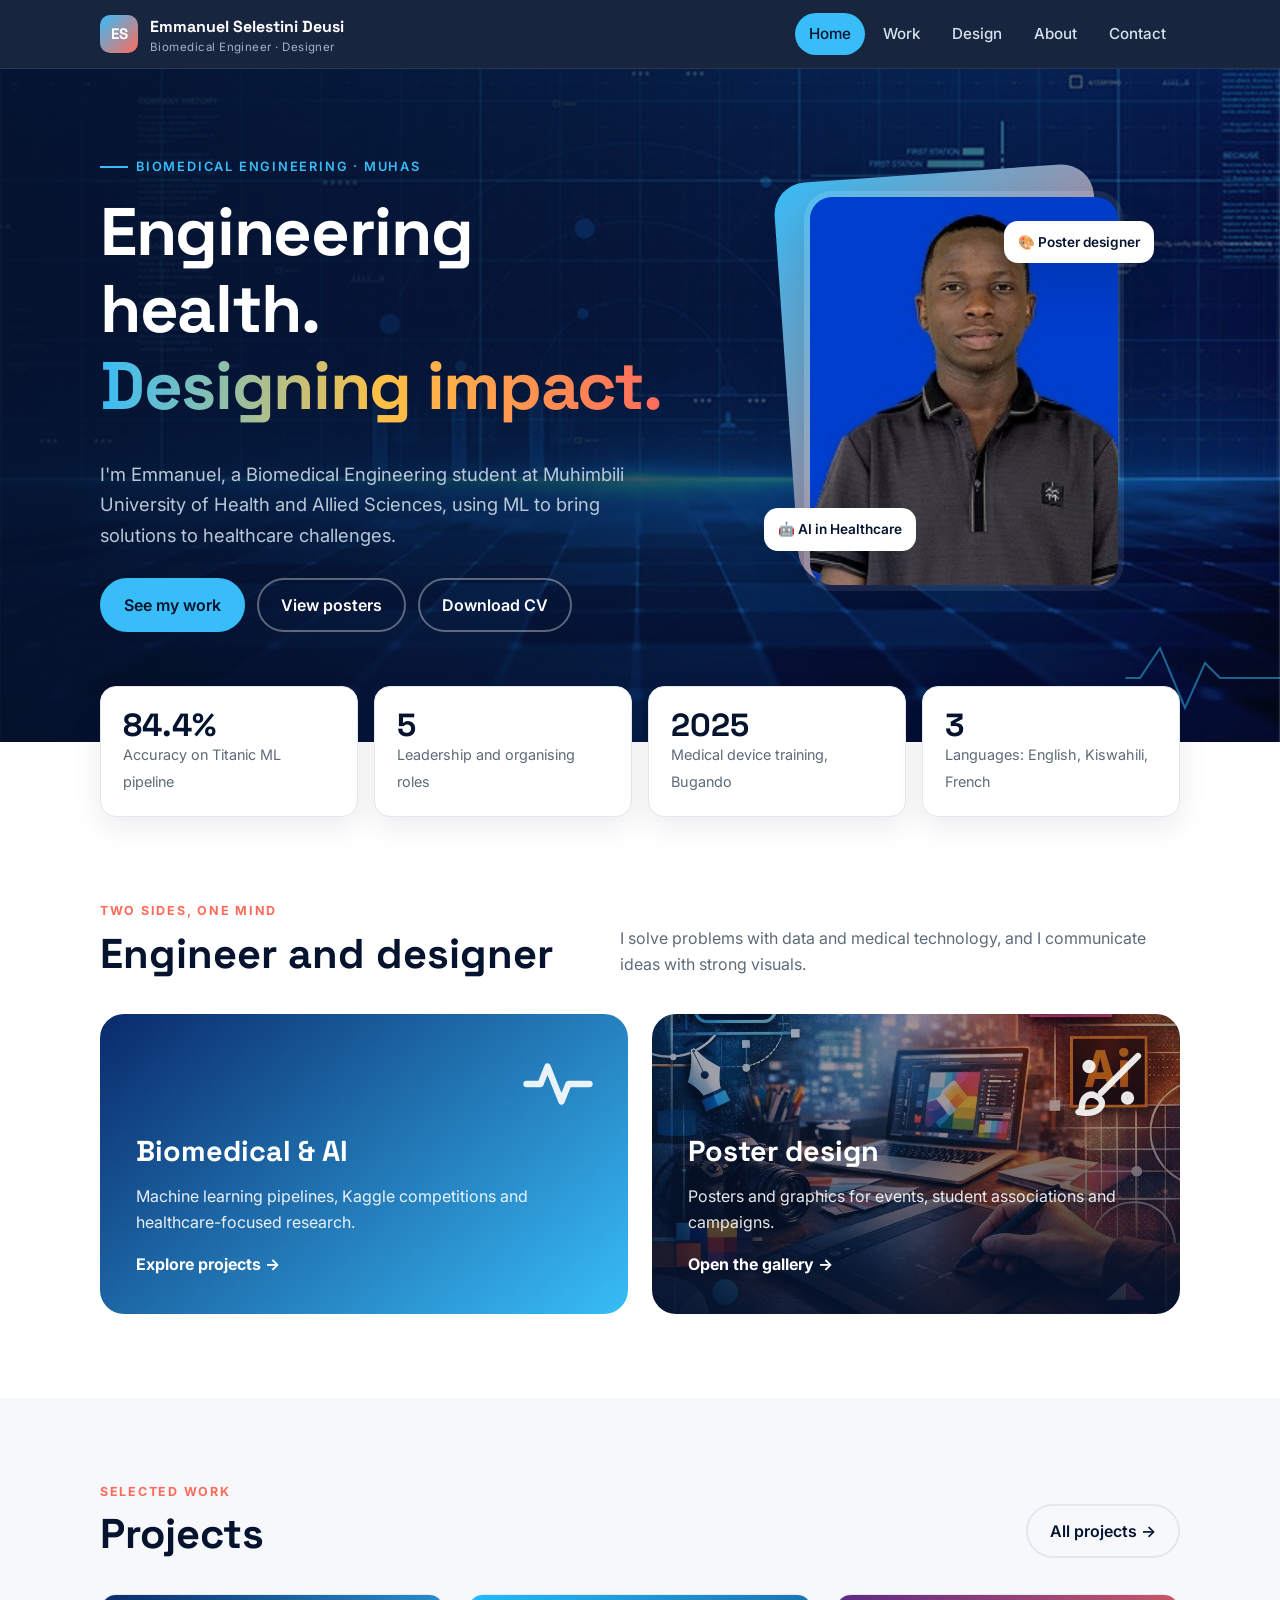
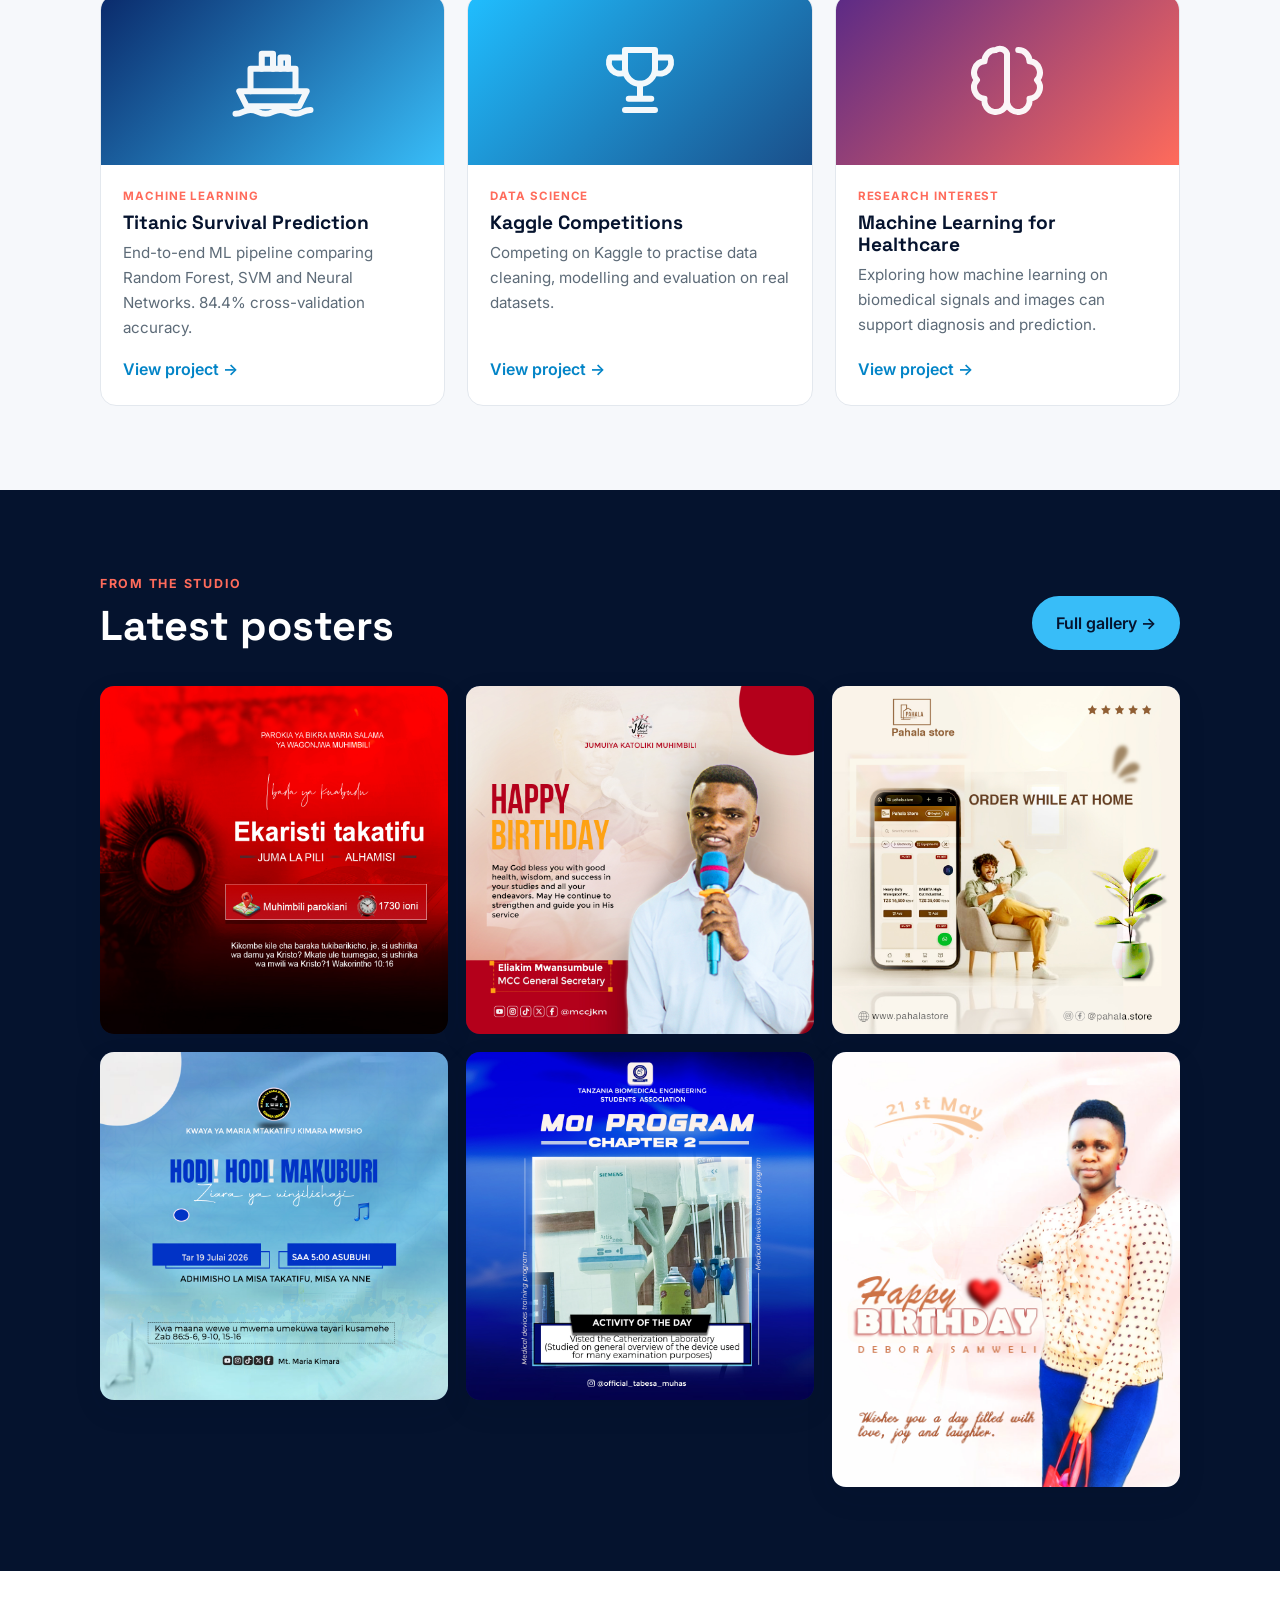
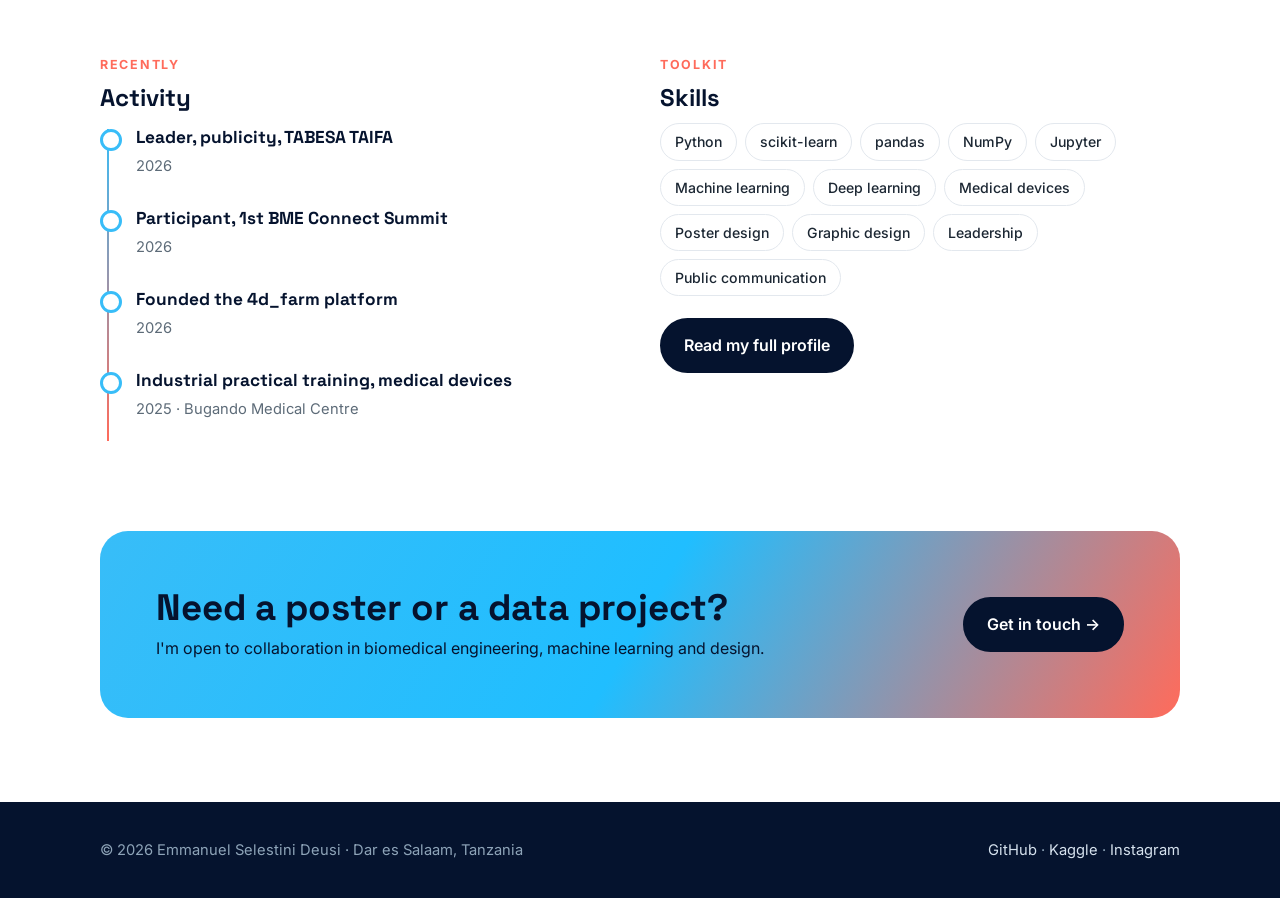
<file: index.html>
<!DOCTYPE html>
<html lang="en">
<head>
<meta charset="utf-8">
<meta name="viewport" content="width=device-width,initial-scale=1">
<title>Emmanuel Selestini Deusi | Biomedical Engineer & Designer</title>
<meta name="description" content="Biomedical Engineering student at MUHAS working on machine learning for healthcare, and a poster and graphic designer.">
<link rel="icon" href="data:image/svg+xml,<svg xmlns='http://www.w3.org/2000/svg' viewBox='0 0 32 32'><defs><linearGradient id='g'><stop offset='0' stop-color='%2338bdf8'/><stop offset='1' stop-color='%23ff6b5b'/></linearGradient></defs><rect width='32' height='32' rx='8' fill='url(%23g)'/><text x='16' y='21' font-size='13' font-family='Arial' font-weight='700' fill='%2305132e' text-anchor='middle'>ES</text></svg>">
<link rel="preconnect" href="https://fonts.googleapis.com"><link rel="preconnect" href="https://fonts.gstatic.com" crossorigin>
<link href="https://fonts.googleapis.com/css2?family=Inter:wght@400;500;600;700&family=Space+Grotesk:wght@500;700&display=swap" rel="stylesheet">
<link rel="stylesheet" href="style.css">
</head>
<body>
<header class="top"><div class="wrap">
<a class="brand" href="index.html"><i>ES</i><span>Emmanuel Selestini Deusi<small>Biomedical Engineer &middot; Designer</small></span></a>
<button class="menu" aria-expanded="false" aria-label="Open menu">Menu</button>
<nav aria-label="Main"><a href="index.html" aria-current="page">Home</a><a href="work.html">Work</a><a href="design.html">Design</a><a href="about.html">About</a><a href="contact.html">Contact</a></nav>
</div></header>
<main>
<section class="hero photo"><div class="wrap">
<div>
<span class="eyebrow">Biomedical Engineering &middot; MUHAS</span>
<h1>Engineering health.<br><em>Designing impact.</em></h1>
<p class="lead">I'm Emmanuel, a Biomedical Engineering student at Muhimbili University of Health and Allied Sciences, using ML to bring solutions to healthcare challenges.</p>
<div class="row"><a class="btn" href="work.html">See my work</a><a class="btn ghost" href="design.html">View posters</a><a class="btn ghost" href="files/Emmanuel_Selestini_Deusi_CV.pdf" download>Download CV</a></div>
</div>
<div class="portrait"><img src="images/profile.jpg" alt="Emmanuel Selestini Deusi in a lab coat beside medical imaging equipment"><div class="badge b1">&#129302; AI in Healthcare</div><div class="badge b2">&#127912; Poster designer</div></div>
</div>
<svg class="ecg" viewBox="0 0 1400 80" preserveAspectRatio="none" aria-hidden="true"><path d="M0 40h300l20-30 25 60 20-45 15 15h200l20-30 25 60 20-45 15 15h200l20-30 25 60 20-45 15 15h200l20-30 25 60 20-45 15 15h90"/></svg>
</section>

<div class="wrap"><div class="stats">
<div class="stat reveal"><b>84.4%</b><span>Accuracy on Titanic ML pipeline</span></div>
<div class="stat reveal"><b>5</b><span>Leadership and organising roles</span></div>
<div class="stat reveal"><b>2025</b><span>Medical device training, Bugando</span></div>
<div class="stat reveal"><b>3</b><span>Languages: English, Kiswahili, French</span></div>
</div></div>

<section class="sec"><div class="wrap">
<div class="head"><div><span class="kicker">Two sides, one mind</span><h2>Engineer and designer</h2></div><p>I solve problems with data and medical technology, and I communicate ideas with strong visuals.</p></div>
<div class="duo">
<a class="world eng reveal" href="work.html"><span class="ico"><svg viewBox="0 0 24 24" fill="none" stroke="currentColor" stroke-width="1.8" stroke-linecap="round" stroke-linejoin="round"><path d="M3 12h4l2-5 4 10 2-5h6"/></svg></span><h3>Biomedical &amp; AI</h3><p>Machine learning pipelines, Kaggle competitions and healthcare-focused research.</p><span class="arrow">Explore projects &rarr;</span></a>
<a class="world des reveal" href="design.html"><span class="ico"><svg viewBox="0 0 24 24" fill="none" stroke="currentColor" stroke-width="1.8" stroke-linecap="round" stroke-linejoin="round"><path d="M9.5 14.5 20 4"/><path d="M7 15c-2 0-3 1.5-3 3.5 0 1-1 1.5-1 1.5s4 1 6-1c1.2-1.2 1-3-2-4z"/><circle cx="17" cy="16" r="1"/><circle cx="6" cy="7" r="1"/></svg></span><h3>Poster design</h3><p>Posters and graphics for events, student associations and campaigns.</p><span class="arrow">Open the gallery &rarr;</span></a>
</div></div></section>

<section class="sec alt"><div class="wrap">
<div class="head"><div><span class="kicker">Selected work</span><h2>Projects</h2></div><a class="btn line" href="work.html">All projects &rarr;</a></div>
<div class="grid"><a class="card reveal" href="work/titanic-survival.html"><div class="cover c1"><svg viewBox="0 0 24 24" fill="none" stroke="currentColor" stroke-width="1.6" stroke-linecap="round" stroke-linejoin="round"><path d="M3 15h18l-2 4H5z"/><path d="M6 15V9h12v6"/><path d="M9 9V5h3v4M14 9V6h2v3"/><path d="M2 21c2 0 2-1 4-1s2 1 4 1 2-1 4-1 2 1 4 1 2-1 4-1"/></svg></div><div class="body"><span class="tag">Machine learning</span><h3>Titanic Survival Prediction</h3><p>End-to-end ML pipeline comparing Random Forest, SVM and Neural Networks. 84.4% cross-validation accuracy.</p><span class="more">View project &rarr;</span></div></a><a class="card reveal" href="work/kaggle.html"><div class="cover c2"><svg viewBox="0 0 24 24" fill="none" stroke="currentColor" stroke-width="1.6" stroke-linecap="round" stroke-linejoin="round"><path d="M8 4h8v5a4 4 0 0 1-8 0z"/><path d="M8 6H4a3 3 0 0 0 4 4M16 6h4a3 3 0 0 1-4 4"/><path d="M12 13v4M8 20h8M9 17h6"/></svg></div><div class="body"><span class="tag">Data science</span><h3>Kaggle Competitions</h3><p>Competing on Kaggle to practise data cleaning, modelling and evaluation on real datasets.</p><span class="more">View project &rarr;</span></div></a><a class="card reveal" href="work/healthcare-ml.html"><div class="cover c4"><svg viewBox="0 0 24 24" fill="none" stroke="currentColor" stroke-width="1.6" stroke-linecap="round" stroke-linejoin="round"><path d="M9 4a3 3 0 0 0-3 3 3 3 0 0 0-2 5 3 3 0 0 0 2 5 3 3 0 0 0 6 1V5a2 2 0 0 0-3-1z"/><path d="M15 4a3 3 0 0 1 3 3 3 3 0 0 1 2 5 3 3 0 0 1-2 5 3 3 0 0 1-6 1"/></svg></div><div class="body"><span class="tag">Research interest</span><h3>Machine Learning for Healthcare</h3><p>Exploring how machine learning on biomedical signals and images can support diagnosis and prediction.</p><span class="more">View project &rarr;</span></div></a></div>
</div></section>

<section class="sec dark"><div class="wrap">
<div class="head"><div><span class="kicker">From the studio</span><h2>Latest posters</h2></div><a class="btn" href="design.html">Full gallery &rarr;</a></div>
<div class="posters"><figure class="poster reveal" tabindex="0"><img src="images/posters/masifu.jpg" alt="Masifu poster by Emmanuel Selestini Deusi, Sep 2026" loading="lazy"><figcaption><b>Masifu</b>Sep 2026</figcaption></figure><figure class="poster reveal" tabindex="0"><img src="images/posters/kimara-kwaya.jpg" alt="Kimara Kwaya poster by Emmanuel Selestini Deusi, Jul 2026" loading="lazy"><figcaption><b>Kimara Kwaya</b>Jul 2026</figcaption></figure><figure class="poster reveal" tabindex="0"><img src="images/posters/happy-birthday-eliakimu.jpg" alt="Happy Birthday Eliakimu poster by Emmanuel Selestini Deusi, Jun 2026" loading="lazy"><figcaption><b>Happy Birthday Eliakimu</b>Jun 2026</figcaption></figure><figure class="poster reveal" tabindex="0"><img src="images/posters/tabesa-moi-poster-training.jpg" alt="TABESA MOI Poster Training poster by Emmanuel Selestini Deusi, Jun 2026" loading="lazy"><figcaption><b>TABESA MOI Poster Training</b>Jun 2026</figcaption></figure><figure class="poster reveal" tabindex="0"><img src="images/posters/order-in-pahala.jpg" alt="Order in Pahala poster by Emmanuel Selestini Deusi, May 2026" loading="lazy"><figcaption><b>Order in Pahala</b>May 2026</figcaption></figure><figure class="poster reveal" tabindex="0"><img src="images/posters/debora-calcitus.jpg" alt="Debora Calcitus poster by Emmanuel Selestini Deusi, May 2026" loading="lazy"><figcaption><b>Debora Calcitus</b>May 2026</figcaption></figure></div>
</div></section>

<section class="sec"><div class="wrap two">
<div class="reveal"><span class="kicker">Recently</span><h2>Activity</h2><ul class="tl">
<li><b>Leader, publicity, TABESA TAIFA</b><span>2026</span></li>
<li><b>Participant, 1st BME Connect Summit</b><span>2026</span></li>
<li><b>Founded the 4d_farm platform</b><span>2026</span></li>
<li><b>Industrial practical training, medical devices</b><span>2025 &middot; Bugando Medical Centre</span></li></ul></div>
<div class="reveal"><span class="kicker">Toolkit</span><h2>Skills</h2>
<ul class="chips"><li>Python</li><li>scikit-learn</li><li>pandas</li><li>NumPy</li><li>Jupyter</li><li>Machine learning</li><li>Deep learning</li><li>Medical devices</li><li>Poster design</li><li>Graphic design</li><li>Leadership</li><li>Public communication</li></ul>
<div class="row" style="margin-top:22px"><a class="btn dark" href="about.html">Read my full profile</a></div></div>
</div></section>

<section class="sec" style="padding-top:0"><div class="wrap"><div class="cta reveal"><div><h2>Need a poster or a data project?</h2><p>I'm open to collaboration in biomedical engineering, machine learning and design.</p></div><a class="btn dark" href="contact.html">Get in touch &rarr;</a></div></div></section>
</main>
<footer><div class="wrap"><span>&copy; 2026 Emmanuel Selestini Deusi &middot; Dar es Salaam, Tanzania</span><span><a href="https://github.com/Emmsol825" target="_blank" rel="noopener noreferrer">GitHub</a> &middot; <a href="https://www.kaggle.com/emmanuelselestine" target="_blank" rel="noopener noreferrer">Kaggle</a> &middot; <a href="https://www.instagram.com/emmanuelselestinideusi/" target="_blank" rel="noopener noreferrer">Instagram</a></span></div></footer>
<script src="main.js"></script>
</body>
</html>
</file>
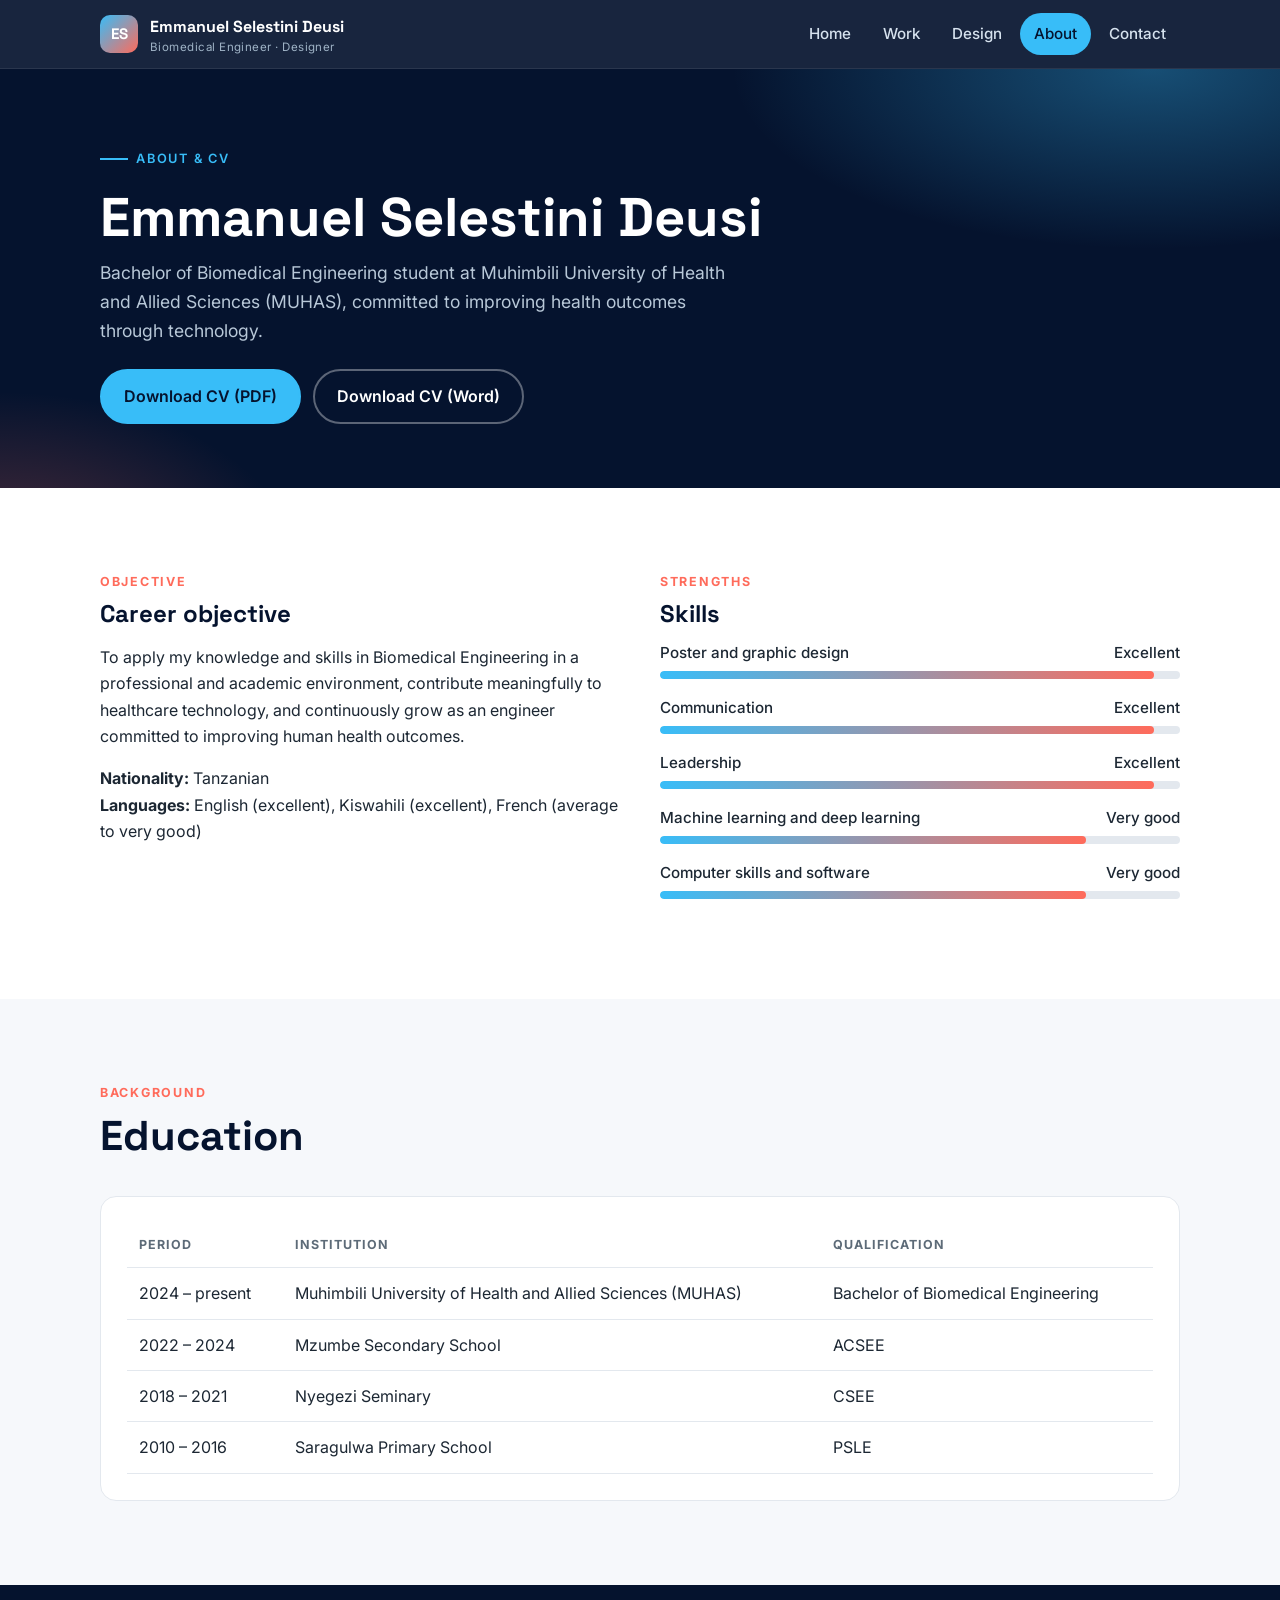
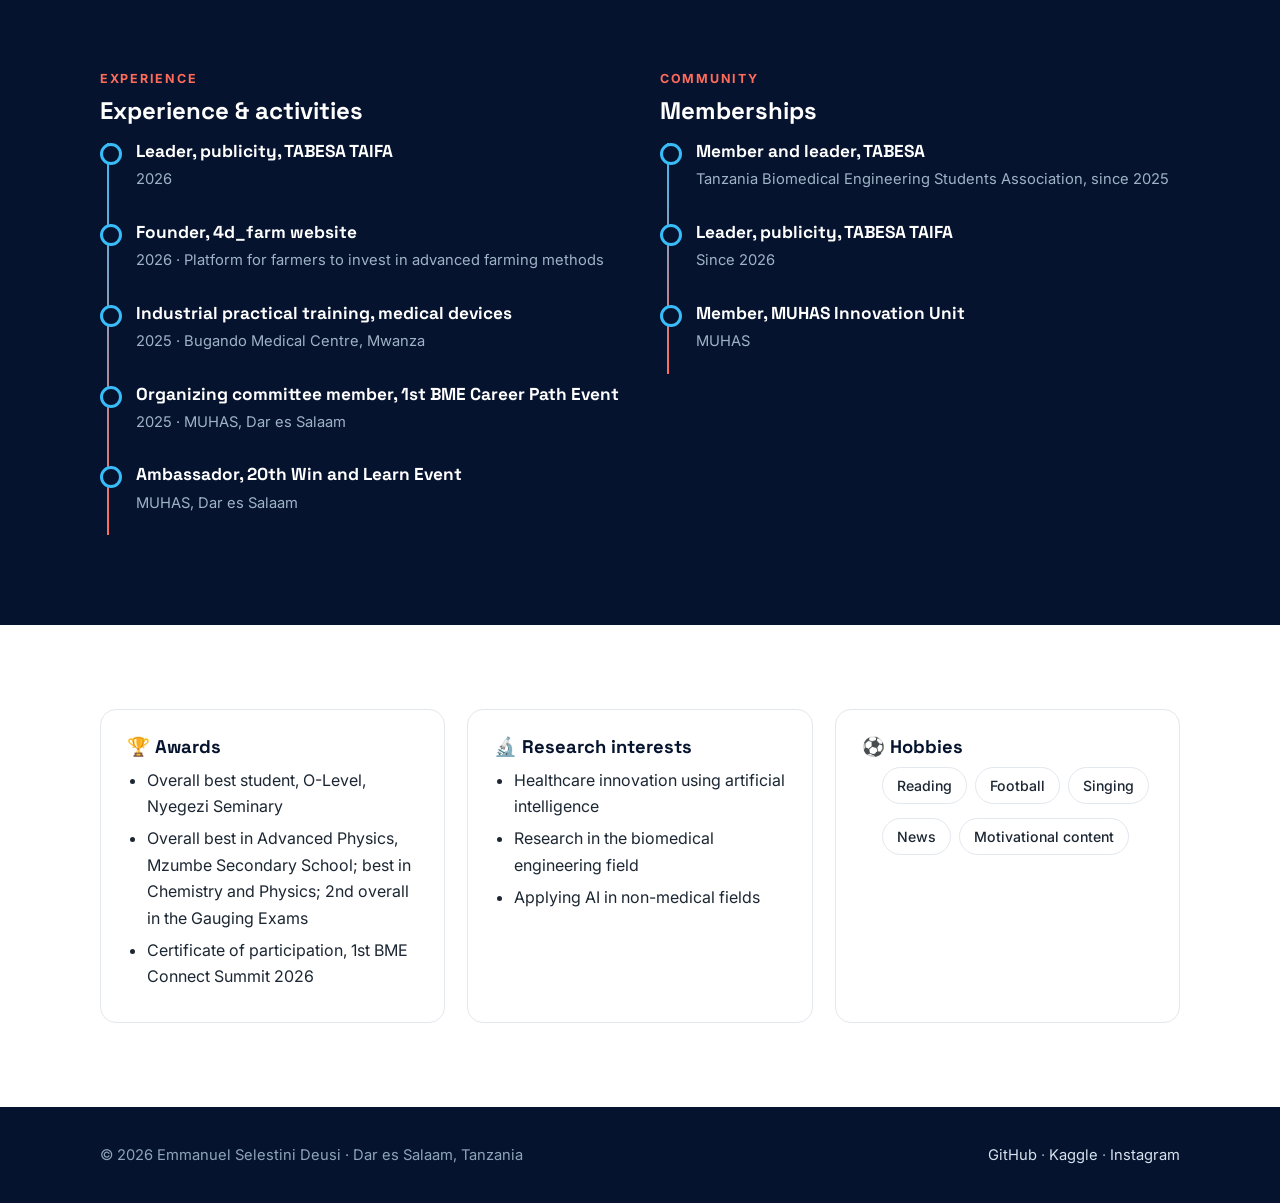
<file: about.html>
<!DOCTYPE html>
<html lang="en">
<head>
<meta charset="utf-8">
<meta name="viewport" content="width=device-width,initial-scale=1">
<title>About and CV | Emmanuel Selestini Deusi</title>
<meta name="description" content="Education, experience, skills, awards and downloadable CV of Emmanuel Selestini Deusi.">
<link rel="icon" href="data:image/svg+xml,<svg xmlns='http://www.w3.org/2000/svg' viewBox='0 0 32 32'><defs><linearGradient id='g'><stop offset='0' stop-color='%2338bdf8'/><stop offset='1' stop-color='%23ff6b5b'/></linearGradient></defs><rect width='32' height='32' rx='8' fill='url(%23g)'/><text x='16' y='21' font-size='13' font-family='Arial' font-weight='700' fill='%2305132e' text-anchor='middle'>ES</text></svg>">
<link rel="preconnect" href="https://fonts.googleapis.com"><link rel="preconnect" href="https://fonts.gstatic.com" crossorigin>
<link href="https://fonts.googleapis.com/css2?family=Inter:wght@400;500;600;700&family=Space+Grotesk:wght@500;700&display=swap" rel="stylesheet">
<link rel="stylesheet" href="style.css">
</head>
<body>
<header class="top"><div class="wrap">
<a class="brand" href="index.html"><i>ES</i><span>Emmanuel Selestini Deusi<small>Biomedical Engineer &middot; Designer</small></span></a>
<button class="menu" aria-expanded="false" aria-label="Open menu">Menu</button>
<nav aria-label="Main"><a href="index.html">Home</a><a href="work.html">Work</a><a href="design.html">Design</a><a href="about.html" aria-current="page">About</a><a href="contact.html">Contact</a></nav>
</div></header>
<main>
<div class="page-h"><div class="wrap"><span class="eyebrow">About &amp; CV</span><h1>Emmanuel Selestini Deusi</h1><p>Bachelor of Biomedical Engineering student at Muhimbili University of Health and Allied Sciences (MUHAS), committed to improving health outcomes through technology.</p>
<div class="row" style="margin-top:24px"><a class="btn" href="files/Emmanuel_Selestini_Deusi_CV.pdf" download>Download CV (PDF)</a><a class="btn ghost" href="files/Emmanuel_Selestini_Deusi_CV.docx" download>Download CV (Word)</a></div></div></div>

<section class="sec"><div class="wrap two">
<div class="reveal"><span class="kicker">Objective</span><h2>Career objective</h2><p>To apply my knowledge and skills in Biomedical Engineering in a professional and academic environment, contribute meaningfully to healthcare technology, and continuously grow as an engineer committed to improving human health outcomes.</p>
<p><strong>Nationality:</strong> Tanzanian<br><strong>Languages:</strong> English (excellent), Kiswahili (excellent), French (average to very good)</p></div>
<div class="reveal"><span class="kicker">Strengths</span><h2>Skills</h2>
<div class="bar"><div><span>Poster and graphic design</span><span>Excellent</span></div><i style="--v:95%"></i></div><div class="bar"><div><span>Communication</span><span>Excellent</span></div><i style="--v:95%"></i></div><div class="bar"><div><span>Leadership</span><span>Excellent</span></div><i style="--v:95%"></i></div><div class="bar"><div><span>Machine learning and deep learning</span><span>Very good</span></div><i style="--v:82%"></i></div><div class="bar"><div><span>Computer skills and software</span><span>Very good</span></div><i style="--v:82%"></i></div></div>
</div></section>

<section class="sec alt"><div class="wrap">
<div class="head"><div><span class="kicker">Background</span><h2>Education</h2></div></div>
<div class="panel reveal"><table><thead><tr><th>Period</th><th>Institution</th><th>Qualification</th></tr></thead><tbody>
<tr><td>2024 &ndash; present</td><td>Muhimbili University of Health and Allied Sciences (MUHAS)</td><td>Bachelor of Biomedical Engineering</td></tr>
<tr><td>2022 &ndash; 2024</td><td>Mzumbe Secondary School</td><td>ACSEE</td></tr>
<tr><td>2018 &ndash; 2021</td><td>Nyegezi Seminary</td><td>CSEE</td></tr>
<tr><td>2010 &ndash; 2016</td><td>Saragulwa Primary School</td><td>PSLE</td></tr></tbody></table></div>
</div></section>

<section class="sec dark"><div class="wrap two">
<div class="reveal"><span class="kicker">Experience</span><h2>Experience &amp; activities</h2><ul class="tl">
<li><b>Leader, publicity, TABESA TAIFA</b><span>2026</span></li>
<li><b>Founder, 4d_farm website</b><span>2026 &middot; Platform for farmers to invest in advanced farming methods</span></li>
<li><b>Industrial practical training, medical devices</b><span>2025 &middot; Bugando Medical Centre, Mwanza</span></li>
<li><b>Organizing committee member, 1st BME Career Path Event</b><span>2025 &middot; MUHAS, Dar es Salaam</span></li>
<li><b>Ambassador, 20th Win and Learn Event</b><span>MUHAS, Dar es Salaam</span></li></ul></div>
<div class="reveal"><span class="kicker">Community</span><h2>Memberships</h2><ul class="tl">
<li><b>Member and leader, TABESA</b><span>Tanzania Biomedical Engineering Students Association, since 2025</span></li>
<li><b>Leader, publicity, TABESA TAIFA</b><span>Since 2026</span></li>
<li><b>Member, MUHAS Innovation Unit</b><span>MUHAS</span></li></ul></div>
</div></section>

<section class="sec"><div class="wrap three">
<div class="panel reveal"><h3>&#127942; Awards</h3><ul><li>Overall best student, O-Level, Nyegezi Seminary</li><li>Overall best in Advanced Physics, Mzumbe Secondary School; best in Chemistry and Physics; 2nd overall in the Gauging Exams</li><li>Certificate of participation, 1st BME Connect Summit 2026</li></ul></div>
<div class="panel reveal"><h3>&#128300; Research interests</h3><ul><li>Healthcare innovation using artificial intelligence</li><li>Research in the biomedical engineering field</li><li>Applying AI in non-medical fields</li></ul></div>
<div class="panel reveal"><h3>&#9917; Hobbies</h3><ul class="chips"><li>Reading</li><li>Football</li><li>Singing</li><li>News</li><li>Motivational content</li></ul></div>
</div></section>
</main>
<footer><div class="wrap"><span>&copy; 2026 Emmanuel Selestini Deusi &middot; Dar es Salaam, Tanzania</span><span><a href="https://github.com/Emmsol825" target="_blank" rel="noopener noreferrer">GitHub</a> &middot; <a href="https://www.kaggle.com/emmanuelselestine" target="_blank" rel="noopener noreferrer">Kaggle</a> &middot; <a href="https://www.instagram.com/emmanuelselestinideusi/" target="_blank" rel="noopener noreferrer">Instagram</a></span></div></footer>
<script src="main.js"></script>
</body>
</html>
</file>
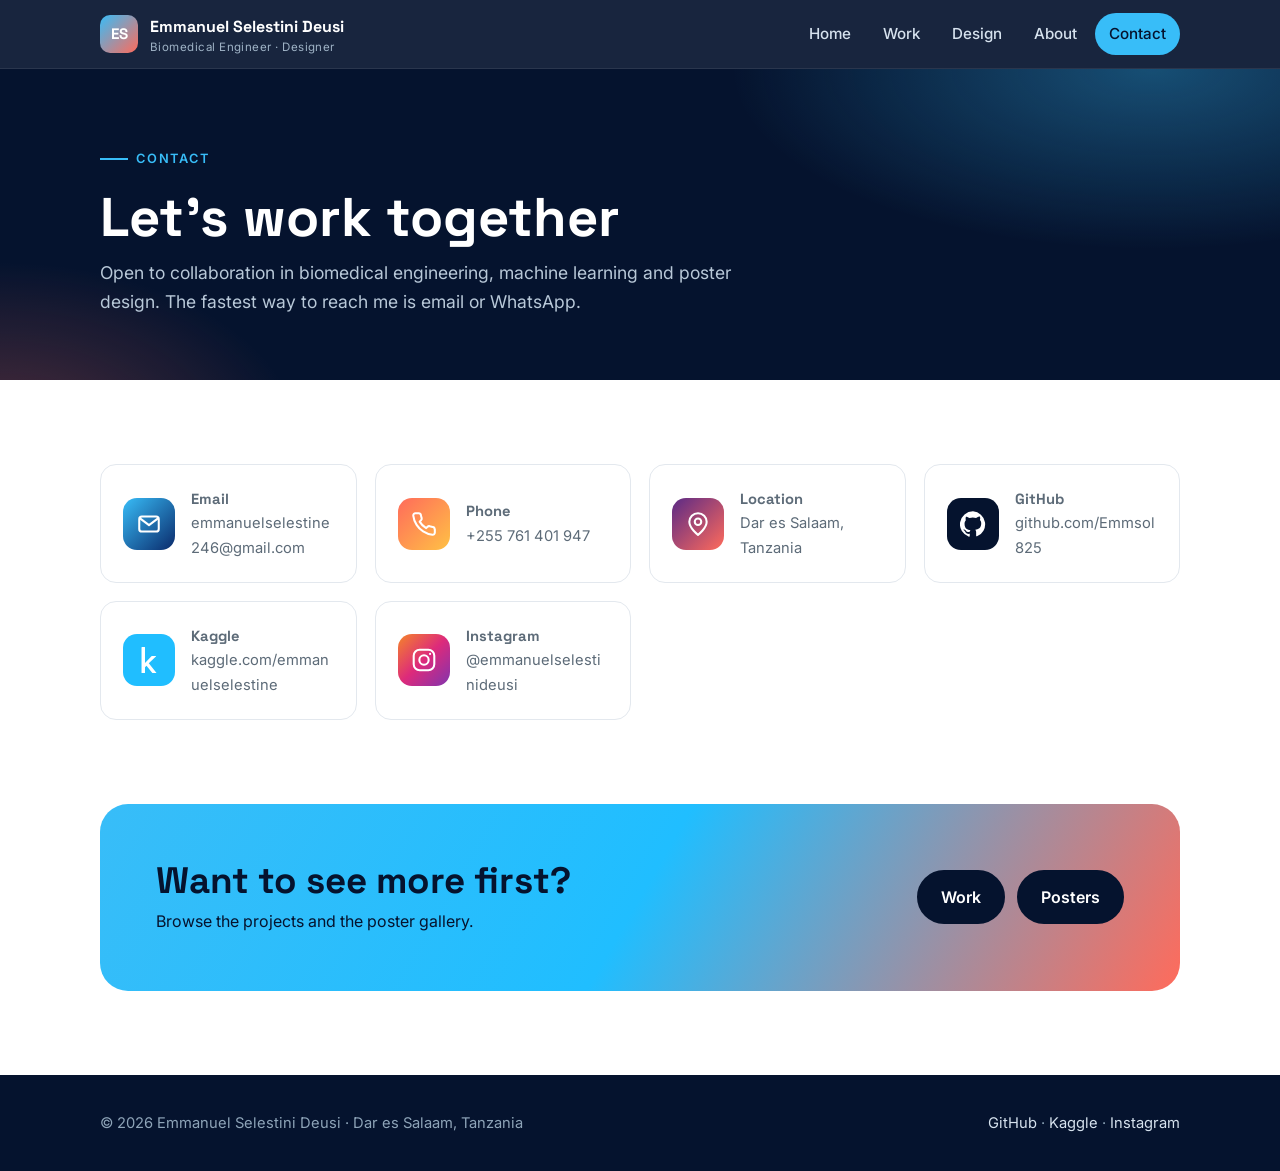
<file: contact.html>
<!DOCTYPE html>
<html lang="en">
<head>
<meta charset="utf-8">
<meta name="viewport" content="width=device-width,initial-scale=1">
<title>Contact | Emmanuel Selestini Deusi</title>
<meta name="description" content="Contact Emmanuel Selestini Deusi by email, phone, GitHub, Kaggle or Instagram.">
<link rel="icon" href="data:image/svg+xml,<svg xmlns='http://www.w3.org/2000/svg' viewBox='0 0 32 32'><defs><linearGradient id='g'><stop offset='0' stop-color='%2338bdf8'/><stop offset='1' stop-color='%23ff6b5b'/></linearGradient></defs><rect width='32' height='32' rx='8' fill='url(%23g)'/><text x='16' y='21' font-size='13' font-family='Arial' font-weight='700' fill='%2305132e' text-anchor='middle'>ES</text></svg>">
<link rel="preconnect" href="https://fonts.googleapis.com"><link rel="preconnect" href="https://fonts.gstatic.com" crossorigin>
<link href="https://fonts.googleapis.com/css2?family=Inter:wght@400;500;600;700&family=Space+Grotesk:wght@500;700&display=swap" rel="stylesheet">
<link rel="stylesheet" href="style.css">
</head>
<body>
<header class="top"><div class="wrap">
<a class="brand" href="index.html"><i>ES</i><span>Emmanuel Selestini Deusi<small>Biomedical Engineer &middot; Designer</small></span></a>
<button class="menu" aria-expanded="false" aria-label="Open menu">Menu</button>
<nav aria-label="Main"><a href="index.html">Home</a><a href="work.html">Work</a><a href="design.html">Design</a><a href="about.html">About</a><a href="contact.html" aria-current="page">Contact</a></nav>
</div></header>
<main>
<div class="page-h"><div class="wrap"><span class="eyebrow">Contact</span><h1>Let's work together</h1><p>Open to collaboration in biomedical engineering, machine learning and poster design. The fastest way to reach me is email or WhatsApp.</p></div></div>
<section class="sec"><div class="wrap"><div class="ccards">
<a class="ccard reveal" href="mailto:emmanuelselestine246@gmail.com"><span class="ic" style="background:linear-gradient(135deg,#38bdf8,#0a2a6b)"><svg viewBox="0 0 24 24" width="26" height="26" fill="none" stroke="currentColor" stroke-width="1.9" stroke-linecap="round" stroke-linejoin="round" aria-hidden="true"><rect x="3" y="5" width="18" height="14" rx="2.5"/><path d="m4 7 8 6 8-6"/></svg></span><span><b>Email</b><span>emmanuelselestine246@gmail.com</span></span></a>
<a class="ccard reveal" href="tel:+255761401947"><span class="ic" style="background:linear-gradient(135deg,#ff6b5b,#ffc145)"><svg viewBox="0 0 24 24" width="26" height="26" fill="none" stroke="currentColor" stroke-width="1.9" stroke-linecap="round" stroke-linejoin="round" aria-hidden="true"><path d="M22 16.9v3a2 2 0 0 1-2.2 2 19.8 19.8 0 0 1-8.6-3.1 19.5 19.5 0 0 1-6-6A19.8 19.8 0 0 1 2.1 4.2 2 2 0 0 1 4.1 2h3a2 2 0 0 1 2 1.7c.1.9.4 1.8.7 2.7a2 2 0 0 1-.5 2.1L8 9.8a16 16 0 0 0 6 6l1.3-1.3a2 2 0 0 1 2.1-.4c.9.3 1.8.6 2.7.7a2 2 0 0 1 1.7 2z"/></svg></span><span><b>Phone</b><span>+255 761 401 947</span></span></a>
<div class="ccard reveal"><span class="ic" style="background:linear-gradient(135deg,#5b2a86,#ff6b5b)"><svg viewBox="0 0 24 24" width="26" height="26" fill="none" stroke="currentColor" stroke-width="1.9" stroke-linecap="round" stroke-linejoin="round" aria-hidden="true"><path d="M20 10c0 6-8 12-8 12s-8-6-8-12a8 8 0 0 1 16 0z"/><circle cx="12" cy="10" r="3"/></svg></span><span><b>Location</b><span>Dar es Salaam, Tanzania</span></span></div>
<a class="ccard reveal" href="https://github.com/Emmsol825" target="_blank" rel="noopener noreferrer"><span class="ic" style="background:#05132e"><svg viewBox="0 0 24 24" width="26" height="26" fill="currentColor" aria-hidden="true"><path d="M12 .3a12 12 0 0 0-3.8 23.4c.6.1.8-.3.8-.6v-2c-3.3.7-4-1.6-4-1.6-.6-1.4-1.4-1.8-1.4-1.8-1-.7.1-.7.1-.7 1.2.1 1.8 1.2 1.8 1.2 1 1.8 2.8 1.3 3.5 1 0-.8.4-1.3.7-1.6-2.7-.3-5.5-1.3-5.5-5.9 0-1.3.5-2.4 1.2-3.2-.1-.3-.5-1.5.1-3.2 0 0 1-.3 3.3 1.2a11.5 11.5 0 0 1 6 0C17.3 4.7 18.3 5 18.3 5c.7 1.7.2 2.9.1 3.2.8.8 1.2 1.9 1.2 3.2 0 4.6-2.8 5.6-5.5 5.9.4.4.8 1.1.8 2.2v3.3c0 .3.2.7.8.6A12 12 0 0 0 12 .3"/></svg></span><span><b>GitHub</b><span>github.com/Emmsol825</span></span></a>
<a class="ccard reveal" href="https://www.kaggle.com/emmanuelselestine" target="_blank" rel="noopener noreferrer"><span class="ic" style="background:#20beff"><svg viewBox="0 0 24 24" width="26" height="26" fill="currentColor" aria-hidden="true"><path d="M18.8 23.9c0 .1-.1.1-.3.1h-3.1c-.2 0-.4-.1-.5-.2l-5.2-6.6-1.4 1.4v5.1c0 .2-.1.4-.4.4H5.5c-.2 0-.4-.1-.4-.4V.4c0-.2.1-.4.4-.4h2.4c.2 0 .4.1.4.4v14.3l6.2-6.3c.2-.2.3-.2.5-.2h3.2c.1 0 .2.1.3.2 0 .1 0 .3-.1.3l-6.6 6.3 6.8 8.5c.2.1.2.2.2.4"/></svg></span><span><b>Kaggle</b><span>kaggle.com/emmanuelselestine</span></span></a>
<a class="ccard reveal" href="https://www.instagram.com/emmanuelselestinideusi/" target="_blank" rel="noopener noreferrer"><span class="ic" style="background:linear-gradient(135deg,#f58529,#dd2a7b,#8134af)"><svg viewBox="0 0 24 24" width="26" height="26" fill="none" stroke="currentColor" stroke-width="1.9" stroke-linecap="round" stroke-linejoin="round" aria-hidden="true"><rect x="2.5" y="2.5" width="19" height="19" rx="5.5"/><circle cx="12" cy="12" r="4.3"/><circle cx="17.6" cy="6.4" r="1" fill="currentColor" stroke="none"/></svg></span><span><b>Instagram</b><span>@emmanuelselestinideusi</span></span></a>
</div></div></section>
<section class="sec" style="padding-top:0"><div class="wrap"><div class="cta reveal"><div><h2>Want to see more first?</h2><p>Browse the projects and the poster gallery.</p></div><div class="row"><a class="btn dark" href="work.html">Work</a><a class="btn dark" href="design.html">Posters</a></div></div></div></section>
</main>
<footer><div class="wrap"><span>&copy; 2026 Emmanuel Selestini Deusi &middot; Dar es Salaam, Tanzania</span><span><a href="https://github.com/Emmsol825" target="_blank" rel="noopener noreferrer">GitHub</a> &middot; <a href="https://www.kaggle.com/emmanuelselestine" target="_blank" rel="noopener noreferrer">Kaggle</a> &middot; <a href="https://www.instagram.com/emmanuelselestinideusi/" target="_blank" rel="noopener noreferrer">Instagram</a></span></div></footer>
<script src="main.js"></script>
</body>
</html>
</file>
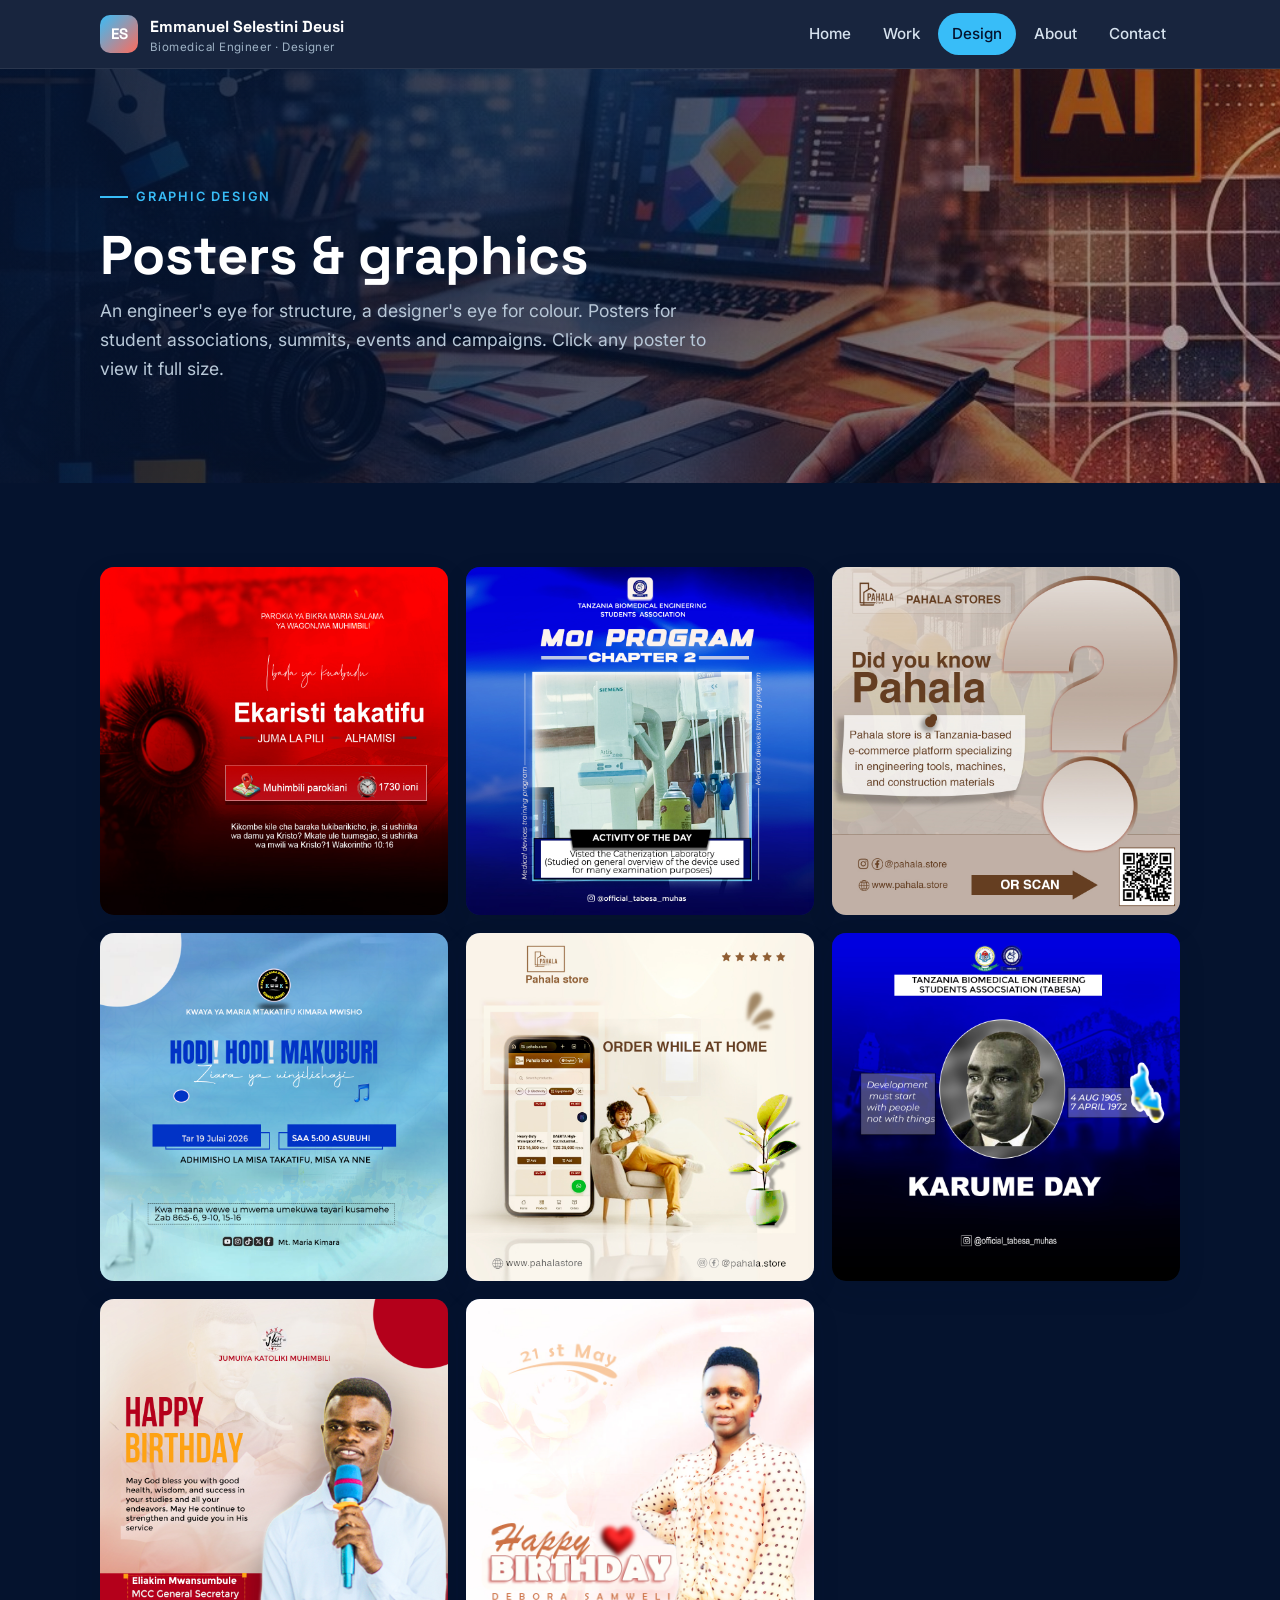
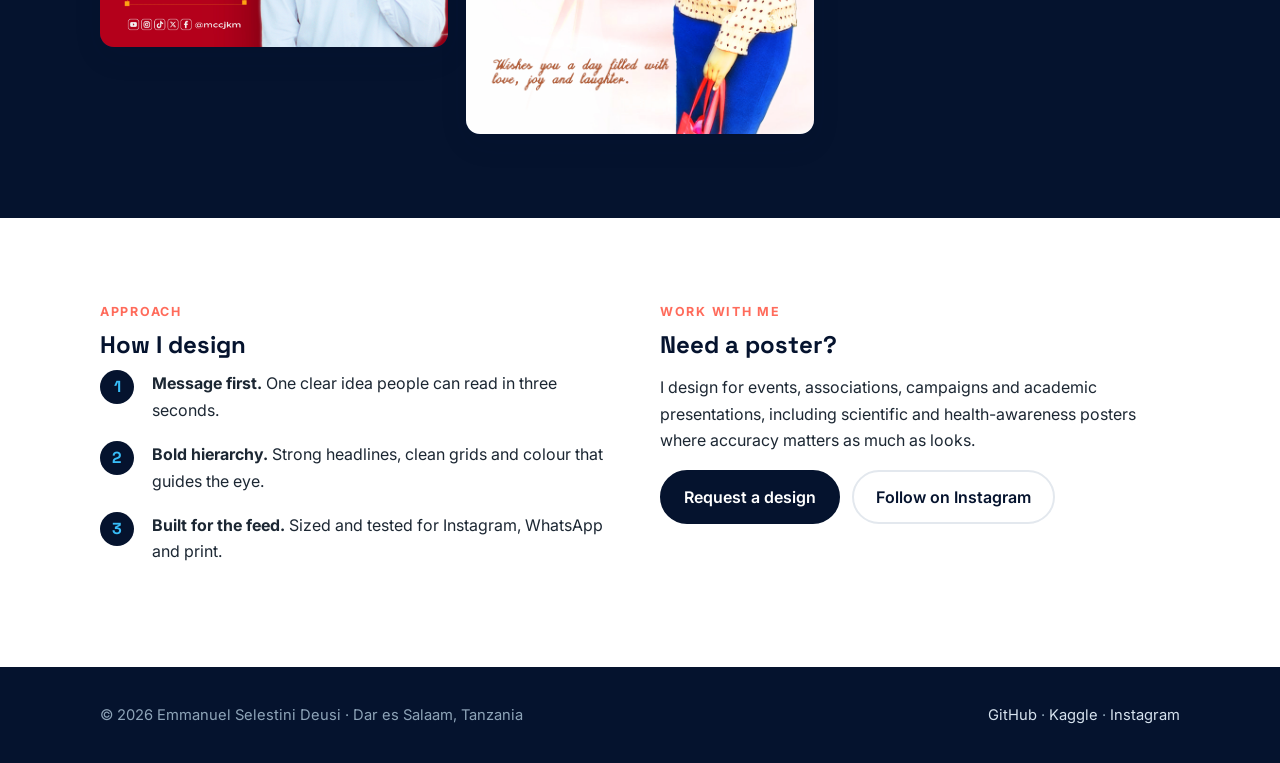
<file: design.html>
<!DOCTYPE html>
<html lang="en">
<head>
<meta charset="utf-8">
<meta name="viewport" content="width=device-width,initial-scale=1">
<title>Poster Design | Emmanuel Selestini Deusi</title>
<meta name="description" content="Poster and graphic design portfolio of Emmanuel Selestini Deusi.">
<link rel="icon" href="data:image/svg+xml,<svg xmlns='http://www.w3.org/2000/svg' viewBox='0 0 32 32'><defs><linearGradient id='g'><stop offset='0' stop-color='%2338bdf8'/><stop offset='1' stop-color='%23ff6b5b'/></linearGradient></defs><rect width='32' height='32' rx='8' fill='url(%23g)'/><text x='16' y='21' font-size='13' font-family='Arial' font-weight='700' fill='%2305132e' text-anchor='middle'>ES</text></svg>">
<link rel="preconnect" href="https://fonts.googleapis.com"><link rel="preconnect" href="https://fonts.gstatic.com" crossorigin>
<link href="https://fonts.googleapis.com/css2?family=Inter:wght@400;500;600;700&family=Space+Grotesk:wght@500;700&display=swap" rel="stylesheet">
<link rel="stylesheet" href="style.css">
</head>
<body>
<header class="top"><div class="wrap">
<a class="brand" href="index.html"><i>ES</i><span>Emmanuel Selestini Deusi<small>Biomedical Engineer &middot; Designer</small></span></a>
<button class="menu" aria-expanded="false" aria-label="Open menu">Menu</button>
<nav aria-label="Main"><a href="index.html">Home</a><a href="work.html">Work</a><a href="design.html" aria-current="page">Design</a><a href="about.html">About</a><a href="contact.html">Contact</a></nav>
</div></header>
<main>
<div class="page-h design"><div class="wrap"><span class="eyebrow">Graphic design</span><h1>Posters &amp; graphics</h1><p>An engineer's eye for structure, a designer's eye for colour. Posters for student associations, summits, events and campaigns. Click any poster to view it full size.</p></div></div>
<section class="sec dark"><div class="wrap"><div class="posters"><figure class="poster reveal" tabindex="0"><img src="images/posters/masifu.jpg" alt="Masifu poster by Emmanuel Selestini Deusi, Sep 2026" loading="lazy"><figcaption><b>Masifu</b>Sep 2026</figcaption></figure><figure class="poster reveal" tabindex="0"><img src="images/posters/kimara-kwaya.jpg" alt="Kimara Kwaya poster by Emmanuel Selestini Deusi, Jul 2026" loading="lazy"><figcaption><b>Kimara Kwaya</b>Jul 2026</figcaption></figure><figure class="poster reveal" tabindex="0"><img src="images/posters/happy-birthday-eliakimu.jpg" alt="Happy Birthday Eliakimu poster by Emmanuel Selestini Deusi, Jun 2026" loading="lazy"><figcaption><b>Happy Birthday Eliakimu</b>Jun 2026</figcaption></figure><figure class="poster reveal" tabindex="0"><img src="images/posters/tabesa-moi-poster-training.jpg" alt="TABESA MOI Poster Training poster by Emmanuel Selestini Deusi, Jun 2026" loading="lazy"><figcaption><b>TABESA MOI Poster Training</b>Jun 2026</figcaption></figure><figure class="poster reveal" tabindex="0"><img src="images/posters/order-in-pahala.jpg" alt="Order in Pahala poster by Emmanuel Selestini Deusi, May 2026" loading="lazy"><figcaption><b>Order in Pahala</b>May 2026</figcaption></figure><figure class="poster reveal" tabindex="0"><img src="images/posters/debora-calcitus.jpg" alt="Debora Calcitus poster by Emmanuel Selestini Deusi, May 2026" loading="lazy"><figcaption><b>Debora Calcitus</b>May 2026</figcaption></figure><figure class="poster reveal" tabindex="0"><img src="images/posters/do-you-know-pahala.jpg" alt="Do You Know Pahala poster by Emmanuel Selestini Deusi, Apr 2026" loading="lazy"><figcaption><b>Do You Know Pahala</b>Apr 2026</figcaption></figure><figure class="poster reveal" tabindex="0"><img src="images/posters/tabesa-karume-day.jpg" alt="TABESA Karume Day poster by Emmanuel Selestini Deusi, Apr 2026" loading="lazy"><figcaption><b>TABESA Karume Day</b>Apr 2026</figcaption></figure></div></div></section>
<section class="sec"><div class="wrap two">
<div class="reveal"><span class="kicker">Approach</span><h2>How I design</h2><ol class="steps">
<li><b>Message first.</b> One clear idea people can read in three seconds.</li>
<li><b>Bold hierarchy.</b> Strong headlines, clean grids and colour that guides the eye.</li>
<li><b>Built for the feed.</b> Sized and tested for Instagram, WhatsApp and print.</li></ol></div>
<div class="reveal"><span class="kicker">Work with me</span><h2>Need a poster?</h2><p>I design for events, associations, campaigns and academic presentations, including scientific and health-awareness posters where accuracy matters as much as looks.</p>
<div class="row"><a class="btn dark" href="contact.html">Request a design</a><a class="btn line" href="https://www.instagram.com/emmanuelselestinideusi/" target="_blank" rel="noopener noreferrer">Follow on Instagram</a></div></div>
</div></section>
<div class="lightbox" id="lightbox" role="dialog" aria-modal="true" aria-label="Poster viewer"><button class="lb-close" aria-label="Close">&times;</button><button class="lb-prev" aria-label="Previous">&#8249;</button><img alt=""><button class="lb-next" aria-label="Next">&#8250;</button><p></p></div>
</main>
<footer><div class="wrap"><span>&copy; 2026 Emmanuel Selestini Deusi &middot; Dar es Salaam, Tanzania</span><span><a href="https://github.com/Emmsol825" target="_blank" rel="noopener noreferrer">GitHub</a> &middot; <a href="https://www.kaggle.com/emmanuelselestine" target="_blank" rel="noopener noreferrer">Kaggle</a> &middot; <a href="https://www.instagram.com/emmanuelselestinideusi/" target="_blank" rel="noopener noreferrer">Instagram</a></span></div></footer>
<script src="main.js"></script>
</body>
</html>
</file>
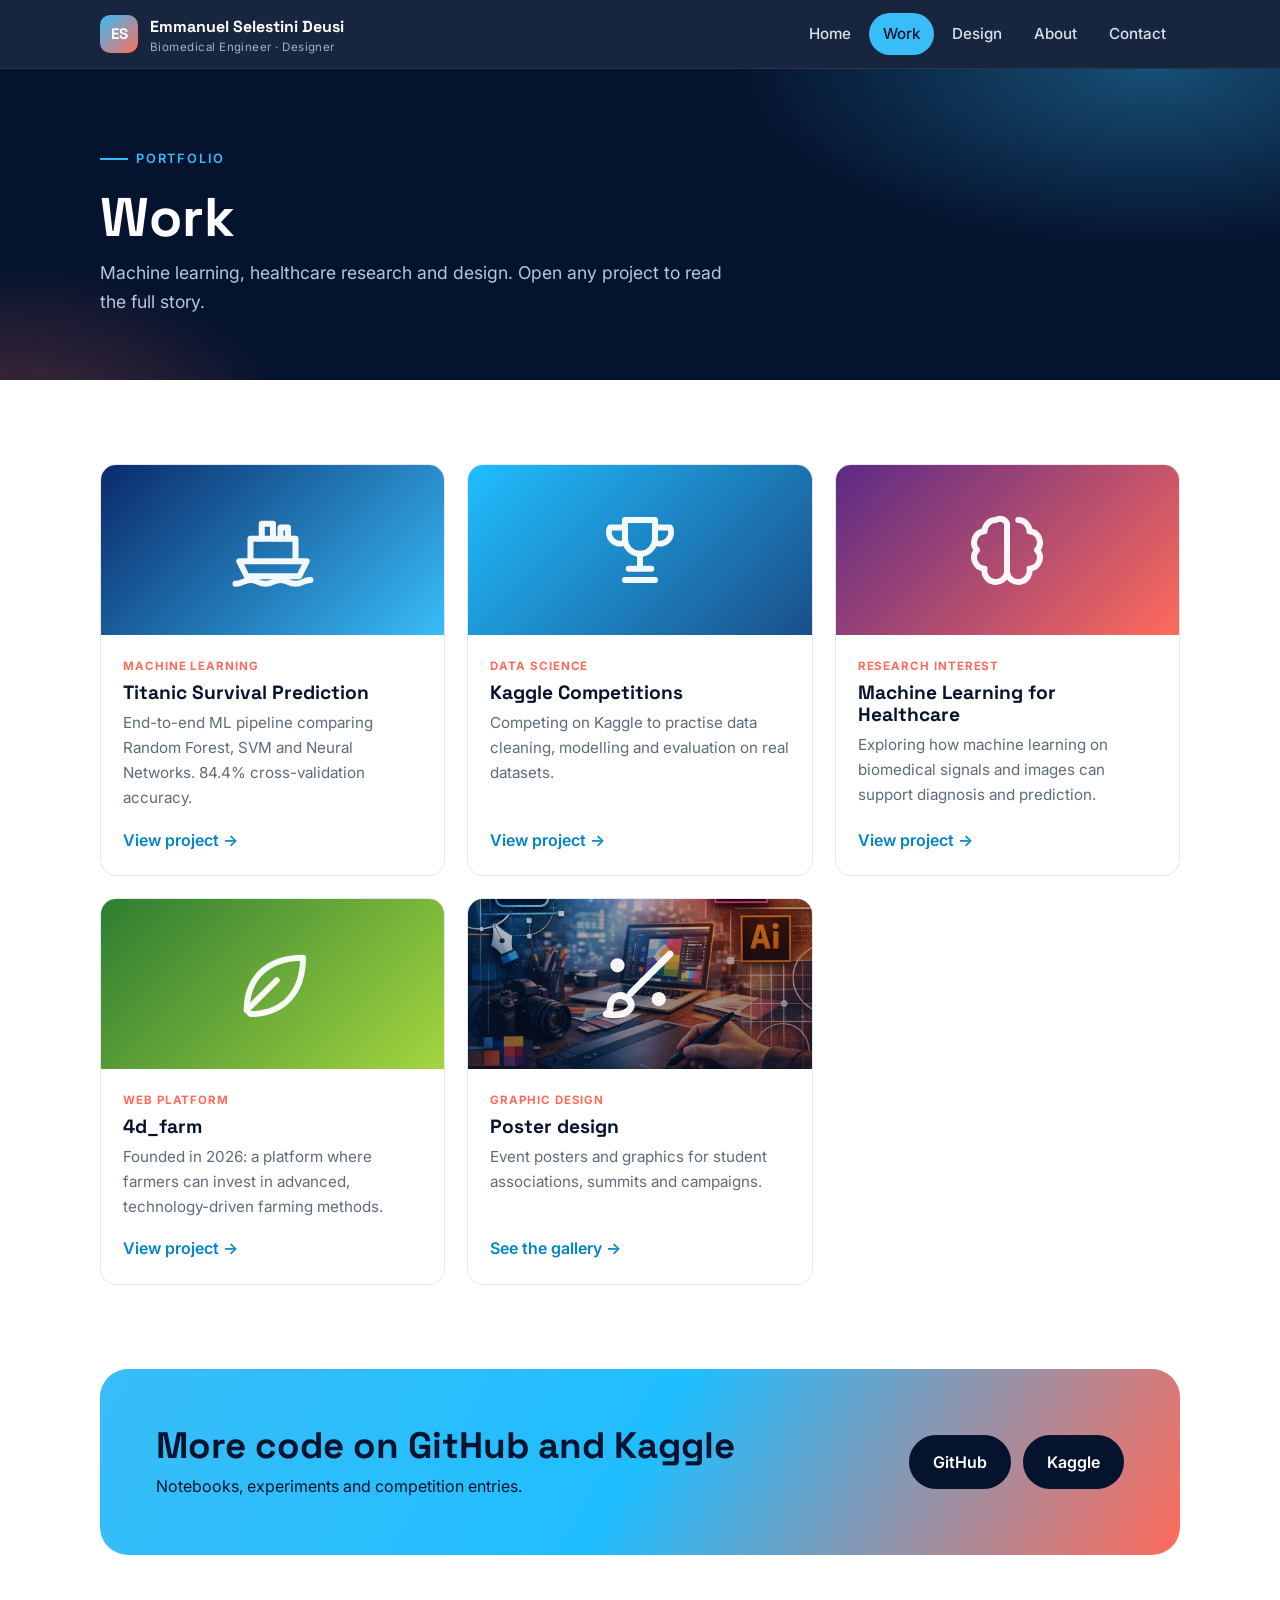
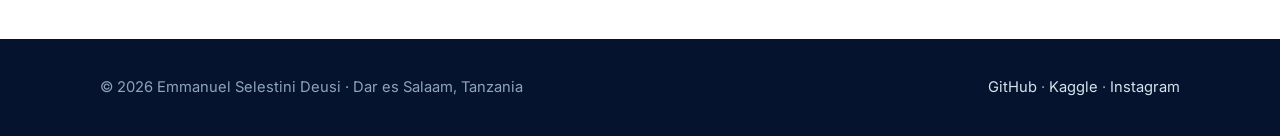
<file: work.html>
<!DOCTYPE html>
<html lang="en">
<head>
<meta charset="utf-8">
<meta name="viewport" content="width=device-width,initial-scale=1">
<title>Work | Emmanuel Selestini Deusi</title>
<meta name="description" content="Machine learning projects, Kaggle competitions and design work.">
<link rel="icon" href="data:image/svg+xml,<svg xmlns='http://www.w3.org/2000/svg' viewBox='0 0 32 32'><defs><linearGradient id='g'><stop offset='0' stop-color='%2338bdf8'/><stop offset='1' stop-color='%23ff6b5b'/></linearGradient></defs><rect width='32' height='32' rx='8' fill='url(%23g)'/><text x='16' y='21' font-size='13' font-family='Arial' font-weight='700' fill='%2305132e' text-anchor='middle'>ES</text></svg>">
<link rel="preconnect" href="https://fonts.googleapis.com"><link rel="preconnect" href="https://fonts.gstatic.com" crossorigin>
<link href="https://fonts.googleapis.com/css2?family=Inter:wght@400;500;600;700&family=Space+Grotesk:wght@500;700&display=swap" rel="stylesheet">
<link rel="stylesheet" href="style.css">
</head>
<body>
<header class="top"><div class="wrap">
<a class="brand" href="index.html"><i>ES</i><span>Emmanuel Selestini Deusi<small>Biomedical Engineer &middot; Designer</small></span></a>
<button class="menu" aria-expanded="false" aria-label="Open menu">Menu</button>
<nav aria-label="Main"><a href="index.html">Home</a><a href="work.html" aria-current="page">Work</a><a href="design.html">Design</a><a href="about.html">About</a><a href="contact.html">Contact</a></nav>
</div></header>
<main>
<div class="page-h"><div class="wrap"><span class="eyebrow">Portfolio</span><h1>Work</h1><p>Machine learning, healthcare research and design. Open any project to read the full story.</p></div></div>
<section class="sec"><div class="wrap"><div class="grid"><a class="card reveal" href="work/titanic-survival.html"><div class="cover c1"><svg viewBox="0 0 24 24" fill="none" stroke="currentColor" stroke-width="1.6" stroke-linecap="round" stroke-linejoin="round"><path d="M3 15h18l-2 4H5z"/><path d="M6 15V9h12v6"/><path d="M9 9V5h3v4M14 9V6h2v3"/><path d="M2 21c2 0 2-1 4-1s2 1 4 1 2-1 4-1 2 1 4 1 2-1 4-1"/></svg></div><div class="body"><span class="tag">Machine learning</span><h3>Titanic Survival Prediction</h3><p>End-to-end ML pipeline comparing Random Forest, SVM and Neural Networks. 84.4% cross-validation accuracy.</p><span class="more">View project &rarr;</span></div></a><a class="card reveal" href="work/kaggle.html"><div class="cover c2"><svg viewBox="0 0 24 24" fill="none" stroke="currentColor" stroke-width="1.6" stroke-linecap="round" stroke-linejoin="round"><path d="M8 4h8v5a4 4 0 0 1-8 0z"/><path d="M8 6H4a3 3 0 0 0 4 4M16 6h4a3 3 0 0 1-4 4"/><path d="M12 13v4M8 20h8M9 17h6"/></svg></div><div class="body"><span class="tag">Data science</span><h3>Kaggle Competitions</h3><p>Competing on Kaggle to practise data cleaning, modelling and evaluation on real datasets.</p><span class="more">View project &rarr;</span></div></a><a class="card reveal" href="work/healthcare-ml.html"><div class="cover c4"><svg viewBox="0 0 24 24" fill="none" stroke="currentColor" stroke-width="1.6" stroke-linecap="round" stroke-linejoin="round"><path d="M9 4a3 3 0 0 0-3 3 3 3 0 0 0-2 5 3 3 0 0 0 2 5 3 3 0 0 0 6 1V5a2 2 0 0 0-3-1z"/><path d="M15 4a3 3 0 0 1 3 3 3 3 0 0 1 2 5 3 3 0 0 1-2 5 3 3 0 0 1-6 1"/></svg></div><div class="body"><span class="tag">Research interest</span><h3>Machine Learning for Healthcare</h3><p>Exploring how machine learning on biomedical signals and images can support diagnosis and prediction.</p><span class="more">View project &rarr;</span></div></a><a class="card reveal" href="work/4d-farm.html"><div class="cover c3"><svg viewBox="0 0 24 24" fill="none" stroke="currentColor" stroke-width="1.6" stroke-linecap="round" stroke-linejoin="round"><path d="M5 19c0-9 6-14 15-14 0 9-5 15-14 15z"/><path d="M5 19 13 11"/></svg></div><div class="body"><span class="tag">Web platform</span><h3>4d_farm</h3><p>Founded in 2026: a platform where farmers can invest in advanced, technology-driven farming methods.</p><span class="more">View project &rarr;</span></div></a><a class="card reveal" href="design.html"><div class="cover c5 img"><svg viewBox="0 0 24 24" fill="none" stroke="currentColor" stroke-width="1.8" stroke-linecap="round" stroke-linejoin="round"><path d="M9.5 14.5 20 4"/><path d="M7 15c-2 0-3 1.5-3 3.5 0 1-1 1.5-1 1.5s4 1 6-1c1.2-1.2 1-3-2-4z"/><circle cx="17" cy="16" r="1"/><circle cx="6" cy="7" r="1"/></svg></div><div class="body"><span class="tag">Graphic design</span><h3>Poster design</h3><p>Event posters and graphics for student associations, summits and campaigns.</p><span class="more">See the gallery &rarr;</span></div></a></div></div></section>
<section class="sec" style="padding-top:0"><div class="wrap"><div class="cta reveal"><div><h2>More code on GitHub and Kaggle</h2><p>Notebooks, experiments and competition entries.</p></div><div class="row"><a class="btn dark" href="https://github.com/Emmsol825" target="_blank" rel="noopener noreferrer">GitHub</a><a class="btn dark" href="https://www.kaggle.com/emmanuelselestine" target="_blank" rel="noopener noreferrer">Kaggle</a></div></div></div></section>
</main>
<footer><div class="wrap"><span>&copy; 2026 Emmanuel Selestini Deusi &middot; Dar es Salaam, Tanzania</span><span><a href="https://github.com/Emmsol825" target="_blank" rel="noopener noreferrer">GitHub</a> &middot; <a href="https://www.kaggle.com/emmanuelselestine" target="_blank" rel="noopener noreferrer">Kaggle</a> &middot; <a href="https://www.instagram.com/emmanuelselestinideusi/" target="_blank" rel="noopener noreferrer">Instagram</a></span></div></footer>
<script src="main.js"></script>
</body>
</html>
</file>
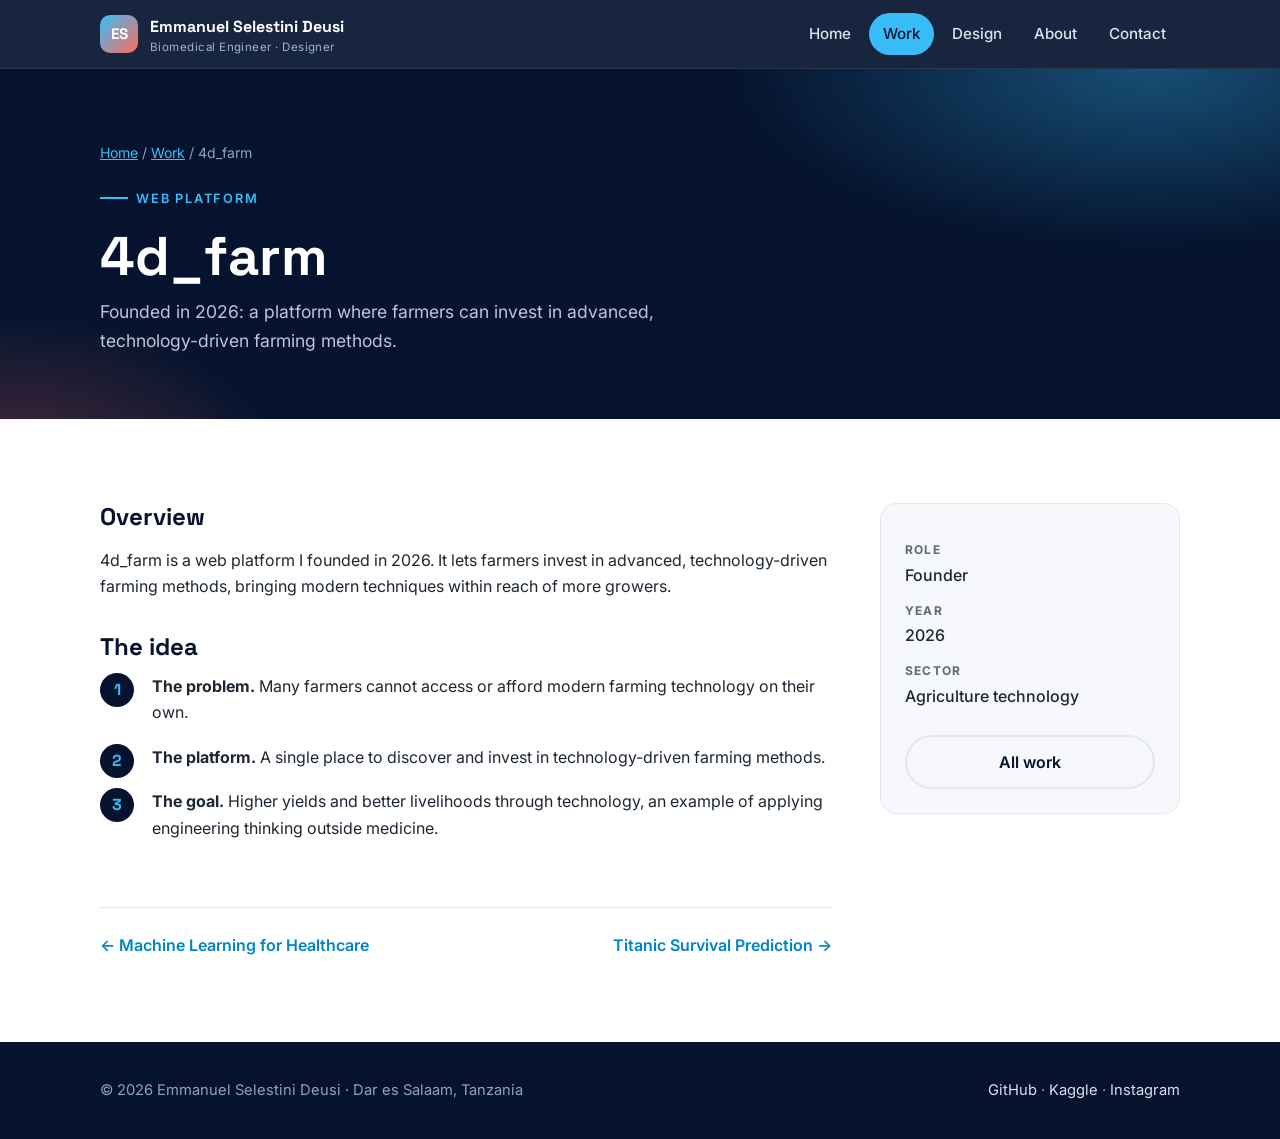
<file: work/4d-farm.html>
<!DOCTYPE html>
<html lang="en">
<head>
<meta charset="utf-8">
<meta name="viewport" content="width=device-width,initial-scale=1">
<title>4d_farm | Emmanuel Selestini Deusi</title>
<meta name="description" content="Founded in 2026: a platform where farmers can invest in advanced, technology-driven farming methods.">
<link rel="icon" href="data:image/svg+xml,<svg xmlns='http://www.w3.org/2000/svg' viewBox='0 0 32 32'><defs><linearGradient id='g'><stop offset='0' stop-color='%2338bdf8'/><stop offset='1' stop-color='%23ff6b5b'/></linearGradient></defs><rect width='32' height='32' rx='8' fill='url(%23g)'/><text x='16' y='21' font-size='13' font-family='Arial' font-weight='700' fill='%2305132e' text-anchor='middle'>ES</text></svg>">
<link rel="preconnect" href="https://fonts.googleapis.com"><link rel="preconnect" href="https://fonts.gstatic.com" crossorigin>
<link href="https://fonts.googleapis.com/css2?family=Inter:wght@400;500;600;700&family=Space+Grotesk:wght@500;700&display=swap" rel="stylesheet">
<link rel="stylesheet" href="../style.css">
</head>
<body>
<header class="top"><div class="wrap">
<a class="brand" href="../index.html"><i>ES</i><span>Emmanuel Selestini Deusi<small>Biomedical Engineer &middot; Designer</small></span></a>
<button class="menu" aria-expanded="false" aria-label="Open menu">Menu</button>
<nav aria-label="Main"><a href="../index.html">Home</a><a href="../work.html" aria-current="page">Work</a><a href="../design.html">Design</a><a href="../about.html">About</a><a href="../contact.html">Contact</a></nav>
</div></header>
<main>
<div class="page-h"><div class="wrap"><div class="crumbs"><a href="../index.html">Home</a> / <a href="../work.html">Work</a> / 4d_farm</div><span class="eyebrow">Web platform</span><h1>4d_farm</h1><p>Founded in 2026: a platform where farmers can invest in advanced, technology-driven farming methods.</p></div></div>
<section class="sec"><div class="wrap"><div class="proj">
<article><h2>Overview</h2>
<p>4d_farm is a web platform I founded in 2026. It lets farmers invest in advanced, technology-driven farming methods, bringing modern techniques within reach of more growers.</p>
<h2>The idea</h2>
<ol class="steps">
<li><b>The problem.</b> Many farmers cannot access or afford modern farming technology on their own.</li>
<li><b>The platform.</b> A single place to discover and invest in technology-driven farming methods.</li>
<li><b>The goal.</b> Higher yields and better livelihoods through technology, an example of applying engineering thinking outside medicine.</li>
</ol>
<div class="next"><a href="healthcare-ml.html">&larr; Machine Learning for Healthcare</a><a href="titanic-survival.html">Titanic Survival Prediction &rarr;</a></div></article>
<aside class="facts"><dl><dt>Role</dt><dd>Founder</dd><dt>Year</dt><dd>2026</dd><dt>Sector</dt><dd>Agriculture technology</dd></dl><a class="btn line" href="../work.html">All work</a></aside>
</div></div></section>
</main>
<footer><div class="wrap"><span>&copy; 2026 Emmanuel Selestini Deusi &middot; Dar es Salaam, Tanzania</span><span><a href="https://github.com/Emmsol825" target="_blank" rel="noopener noreferrer">GitHub</a> &middot; <a href="https://www.kaggle.com/emmanuelselestine" target="_blank" rel="noopener noreferrer">Kaggle</a> &middot; <a href="https://www.instagram.com/emmanuelselestinideusi/" target="_blank" rel="noopener noreferrer">Instagram</a></span></div></footer>
<script src="../main.js"></script>
</body>
</html>
</file>
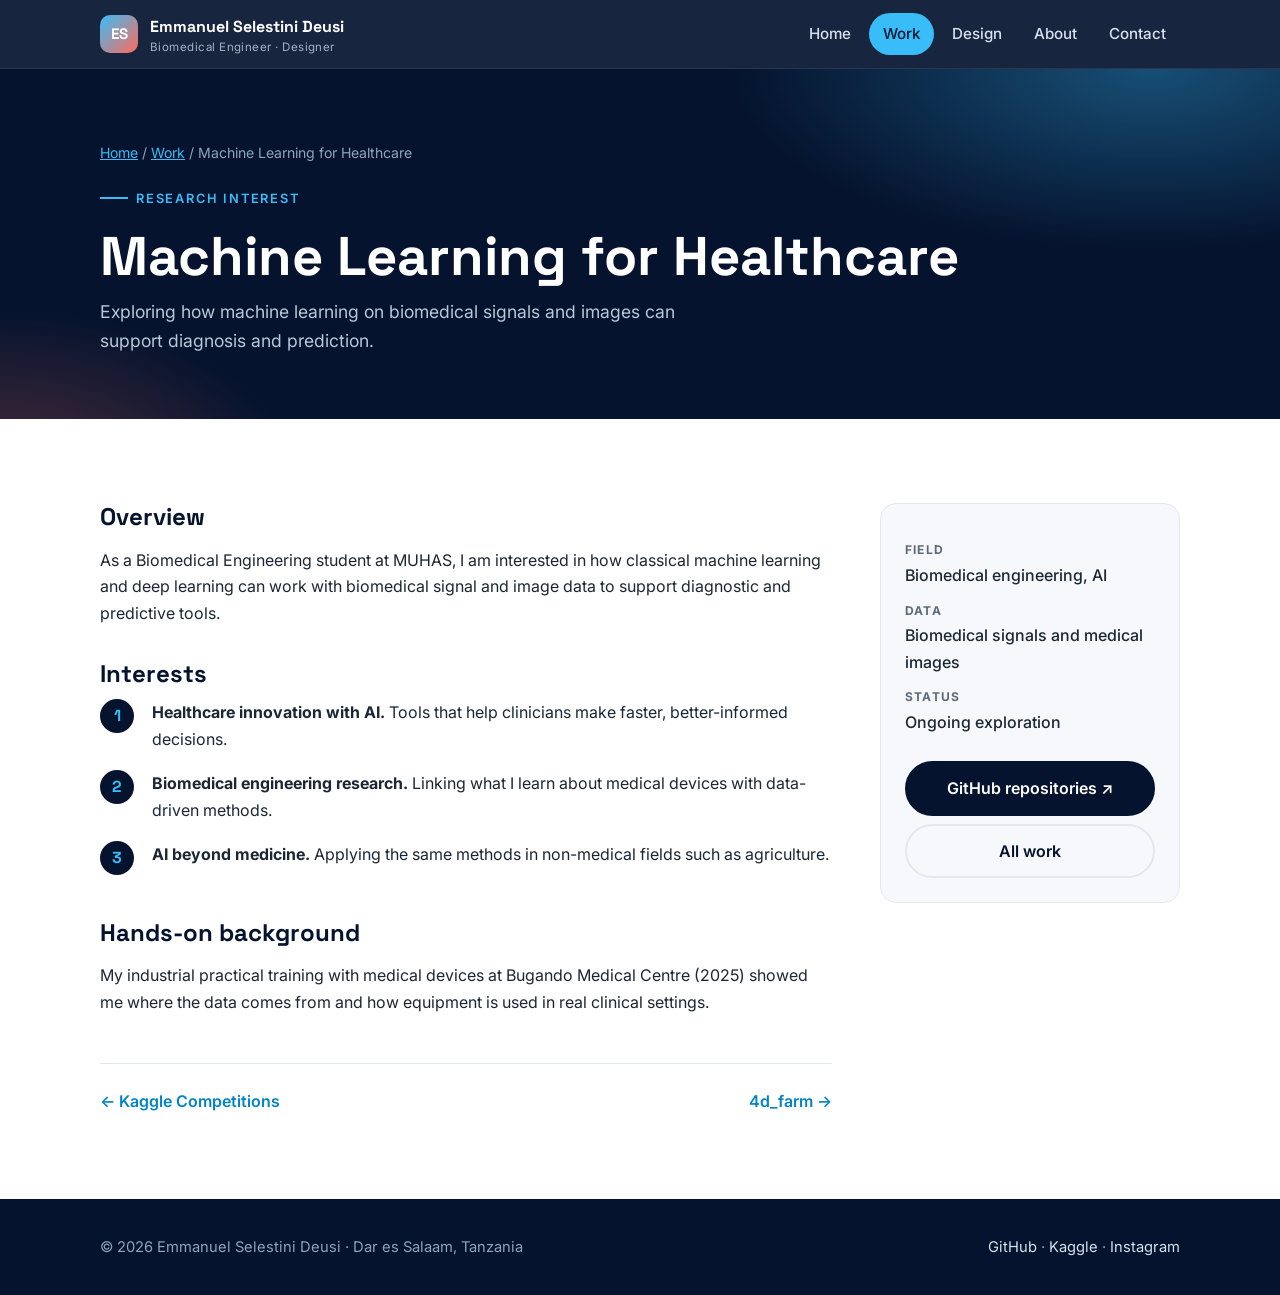
<file: work/healthcare-ml.html>
<!DOCTYPE html>
<html lang="en">
<head>
<meta charset="utf-8">
<meta name="viewport" content="width=device-width,initial-scale=1">
<title>Machine Learning for Healthcare | Emmanuel Selestini Deusi</title>
<meta name="description" content="Exploring how machine learning on biomedical signals and images can support diagnosis and prediction.">
<link rel="icon" href="data:image/svg+xml,<svg xmlns='http://www.w3.org/2000/svg' viewBox='0 0 32 32'><defs><linearGradient id='g'><stop offset='0' stop-color='%2338bdf8'/><stop offset='1' stop-color='%23ff6b5b'/></linearGradient></defs><rect width='32' height='32' rx='8' fill='url(%23g)'/><text x='16' y='21' font-size='13' font-family='Arial' font-weight='700' fill='%2305132e' text-anchor='middle'>ES</text></svg>">
<link rel="preconnect" href="https://fonts.googleapis.com"><link rel="preconnect" href="https://fonts.gstatic.com" crossorigin>
<link href="https://fonts.googleapis.com/css2?family=Inter:wght@400;500;600;700&family=Space+Grotesk:wght@500;700&display=swap" rel="stylesheet">
<link rel="stylesheet" href="../style.css">
</head>
<body>
<header class="top"><div class="wrap">
<a class="brand" href="../index.html"><i>ES</i><span>Emmanuel Selestini Deusi<small>Biomedical Engineer &middot; Designer</small></span></a>
<button class="menu" aria-expanded="false" aria-label="Open menu">Menu</button>
<nav aria-label="Main"><a href="../index.html">Home</a><a href="../work.html" aria-current="page">Work</a><a href="../design.html">Design</a><a href="../about.html">About</a><a href="../contact.html">Contact</a></nav>
</div></header>
<main>
<div class="page-h"><div class="wrap"><div class="crumbs"><a href="../index.html">Home</a> / <a href="../work.html">Work</a> / Machine Learning for Healthcare</div><span class="eyebrow">Research interest</span><h1>Machine Learning for Healthcare</h1><p>Exploring how machine learning on biomedical signals and images can support diagnosis and prediction.</p></div></div>
<section class="sec"><div class="wrap"><div class="proj">
<article><h2>Overview</h2>
<p>As a Biomedical Engineering student at MUHAS, I am interested in how classical machine learning and deep learning can work with biomedical signal and image data to support diagnostic and predictive tools.</p>
<h2>Interests</h2>
<ol class="steps">
<li><b>Healthcare innovation with AI.</b> Tools that help clinicians make faster, better-informed decisions.</li>
<li><b>Biomedical engineering research.</b> Linking what I learn about medical devices with data-driven methods.</li>
<li><b>AI beyond medicine.</b> Applying the same methods in non-medical fields such as agriculture.</li>
</ol>
<h2>Hands-on background</h2>
<p>My industrial practical training with medical devices at Bugando Medical Centre (2025) showed me where the data comes from and how equipment is used in real clinical settings.</p>
<div class="next"><a href="kaggle.html">&larr; Kaggle Competitions</a><a href="4d-farm.html">4d_farm &rarr;</a></div></article>
<aside class="facts"><dl><dt>Field</dt><dd>Biomedical engineering, AI</dd><dt>Data</dt><dd>Biomedical signals and medical images</dd><dt>Status</dt><dd>Ongoing exploration</dd></dl><a class="btn dark" href="https://github.com/Emmsol825?tab=repositories" target="_blank" rel="noopener noreferrer">GitHub repositories &nearr;</a><a class="btn line" href="../work.html">All work</a></aside>
</div></div></section>
</main>
<footer><div class="wrap"><span>&copy; 2026 Emmanuel Selestini Deusi &middot; Dar es Salaam, Tanzania</span><span><a href="https://github.com/Emmsol825" target="_blank" rel="noopener noreferrer">GitHub</a> &middot; <a href="https://www.kaggle.com/emmanuelselestine" target="_blank" rel="noopener noreferrer">Kaggle</a> &middot; <a href="https://www.instagram.com/emmanuelselestinideusi/" target="_blank" rel="noopener noreferrer">Instagram</a></span></div></footer>
<script src="../main.js"></script>
</body>
</html>
</file>
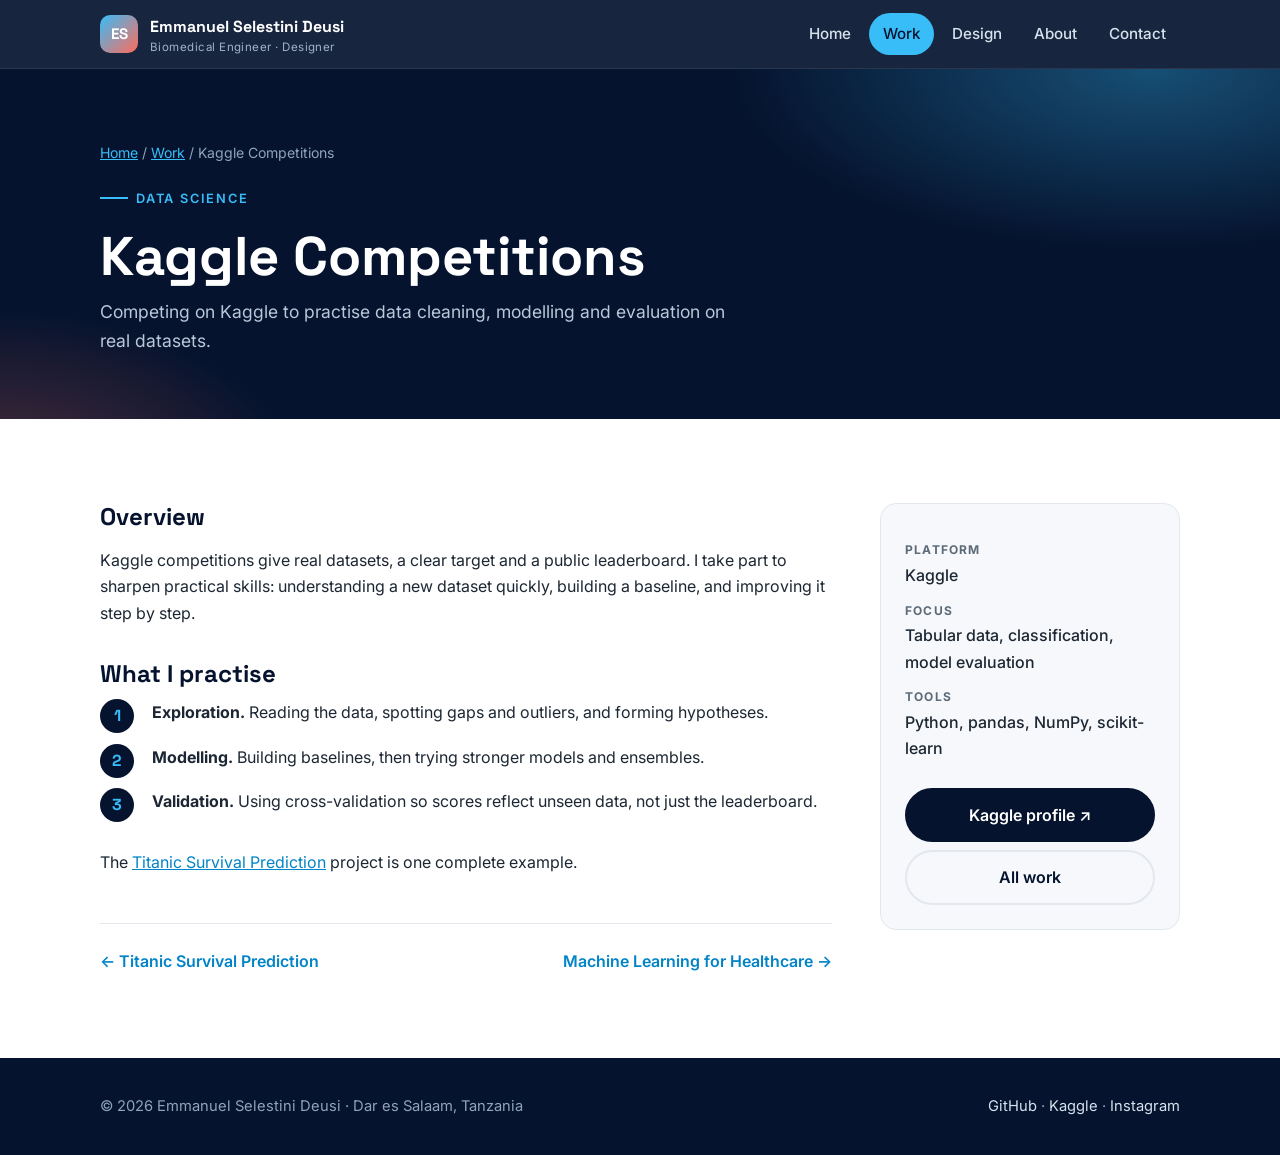
<file: work/kaggle.html>
<!DOCTYPE html>
<html lang="en">
<head>
<meta charset="utf-8">
<meta name="viewport" content="width=device-width,initial-scale=1">
<title>Kaggle Competitions | Emmanuel Selestini Deusi</title>
<meta name="description" content="Competing on Kaggle to practise data cleaning, modelling and evaluation on real datasets.">
<link rel="icon" href="data:image/svg+xml,<svg xmlns='http://www.w3.org/2000/svg' viewBox='0 0 32 32'><defs><linearGradient id='g'><stop offset='0' stop-color='%2338bdf8'/><stop offset='1' stop-color='%23ff6b5b'/></linearGradient></defs><rect width='32' height='32' rx='8' fill='url(%23g)'/><text x='16' y='21' font-size='13' font-family='Arial' font-weight='700' fill='%2305132e' text-anchor='middle'>ES</text></svg>">
<link rel="preconnect" href="https://fonts.googleapis.com"><link rel="preconnect" href="https://fonts.gstatic.com" crossorigin>
<link href="https://fonts.googleapis.com/css2?family=Inter:wght@400;500;600;700&family=Space+Grotesk:wght@500;700&display=swap" rel="stylesheet">
<link rel="stylesheet" href="../style.css">
</head>
<body>
<header class="top"><div class="wrap">
<a class="brand" href="../index.html"><i>ES</i><span>Emmanuel Selestini Deusi<small>Biomedical Engineer &middot; Designer</small></span></a>
<button class="menu" aria-expanded="false" aria-label="Open menu">Menu</button>
<nav aria-label="Main"><a href="../index.html">Home</a><a href="../work.html" aria-current="page">Work</a><a href="../design.html">Design</a><a href="../about.html">About</a><a href="../contact.html">Contact</a></nav>
</div></header>
<main>
<div class="page-h"><div class="wrap"><div class="crumbs"><a href="../index.html">Home</a> / <a href="../work.html">Work</a> / Kaggle Competitions</div><span class="eyebrow">Data science</span><h1>Kaggle Competitions</h1><p>Competing on Kaggle to practise data cleaning, modelling and evaluation on real datasets.</p></div></div>
<section class="sec"><div class="wrap"><div class="proj">
<article><h2>Overview</h2>
<p>Kaggle competitions give real datasets, a clear target and a public leaderboard. I take part to sharpen practical skills: understanding a new dataset quickly, building a baseline, and improving it step by step.</p>
<h2>What I practise</h2>
<ol class="steps">
<li><b>Exploration.</b> Reading the data, spotting gaps and outliers, and forming hypotheses.</li>
<li><b>Modelling.</b> Building baselines, then trying stronger models and ensembles.</li>
<li><b>Validation.</b> Using cross-validation so scores reflect unseen data, not just the leaderboard.</li>
</ol>
<p>The <a href="titanic-survival.html">Titanic Survival Prediction</a> project is one complete example.</p>
<div class="next"><a href="titanic-survival.html">&larr; Titanic Survival Prediction</a><a href="healthcare-ml.html">Machine Learning for Healthcare &rarr;</a></div></article>
<aside class="facts"><dl><dt>Platform</dt><dd>Kaggle</dd><dt>Focus</dt><dd>Tabular data, classification, model evaluation</dd><dt>Tools</dt><dd>Python, pandas, NumPy, scikit-learn</dd></dl><a class="btn dark" href="https://www.kaggle.com/emmanuelselestine" target="_blank" rel="noopener noreferrer">Kaggle profile &nearr;</a><a class="btn line" href="../work.html">All work</a></aside>
</div></div></section>
</main>
<footer><div class="wrap"><span>&copy; 2026 Emmanuel Selestini Deusi &middot; Dar es Salaam, Tanzania</span><span><a href="https://github.com/Emmsol825" target="_blank" rel="noopener noreferrer">GitHub</a> &middot; <a href="https://www.kaggle.com/emmanuelselestine" target="_blank" rel="noopener noreferrer">Kaggle</a> &middot; <a href="https://www.instagram.com/emmanuelselestinideusi/" target="_blank" rel="noopener noreferrer">Instagram</a></span></div></footer>
<script src="../main.js"></script>
</body>
</html>
</file>
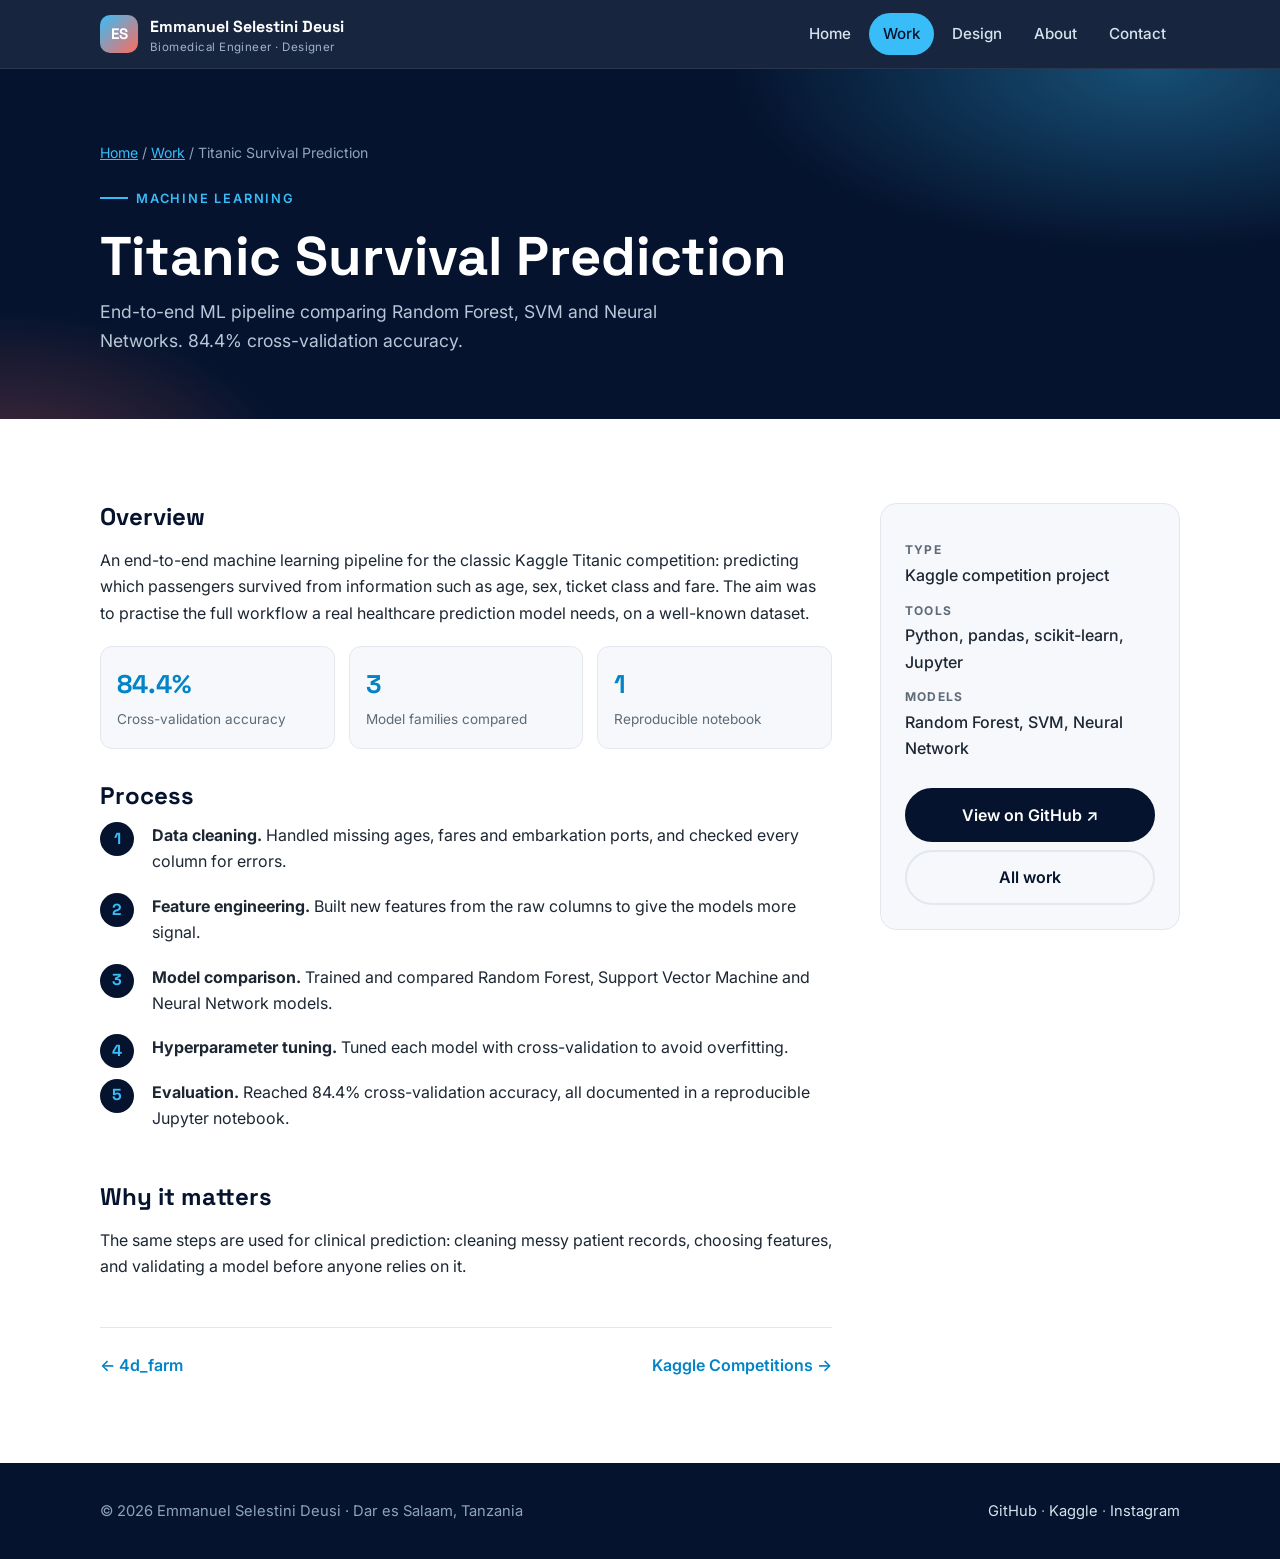
<file: work/titanic-survival.html>
<!DOCTYPE html>
<html lang="en">
<head>
<meta charset="utf-8">
<meta name="viewport" content="width=device-width,initial-scale=1">
<title>Titanic Survival Prediction | Emmanuel Selestini Deusi</title>
<meta name="description" content="End-to-end ML pipeline comparing Random Forest, SVM and Neural Networks. 84.4% cross-validation accuracy.">
<link rel="icon" href="data:image/svg+xml,<svg xmlns='http://www.w3.org/2000/svg' viewBox='0 0 32 32'><defs><linearGradient id='g'><stop offset='0' stop-color='%2338bdf8'/><stop offset='1' stop-color='%23ff6b5b'/></linearGradient></defs><rect width='32' height='32' rx='8' fill='url(%23g)'/><text x='16' y='21' font-size='13' font-family='Arial' font-weight='700' fill='%2305132e' text-anchor='middle'>ES</text></svg>">
<link rel="preconnect" href="https://fonts.googleapis.com"><link rel="preconnect" href="https://fonts.gstatic.com" crossorigin>
<link href="https://fonts.googleapis.com/css2?family=Inter:wght@400;500;600;700&family=Space+Grotesk:wght@500;700&display=swap" rel="stylesheet">
<link rel="stylesheet" href="../style.css">
</head>
<body>
<header class="top"><div class="wrap">
<a class="brand" href="../index.html"><i>ES</i><span>Emmanuel Selestini Deusi<small>Biomedical Engineer &middot; Designer</small></span></a>
<button class="menu" aria-expanded="false" aria-label="Open menu">Menu</button>
<nav aria-label="Main"><a href="../index.html">Home</a><a href="../work.html" aria-current="page">Work</a><a href="../design.html">Design</a><a href="../about.html">About</a><a href="../contact.html">Contact</a></nav>
</div></header>
<main>
<div class="page-h"><div class="wrap"><div class="crumbs"><a href="../index.html">Home</a> / <a href="../work.html">Work</a> / Titanic Survival Prediction</div><span class="eyebrow">Machine learning</span><h1>Titanic Survival Prediction</h1><p>End-to-end ML pipeline comparing Random Forest, SVM and Neural Networks. 84.4% cross-validation accuracy.</p></div></div>
<section class="sec"><div class="wrap"><div class="proj">
<article><h2>Overview</h2>
<p>An end-to-end machine learning pipeline for the classic Kaggle Titanic competition: predicting which passengers survived from information such as age, sex, ticket class and fare. The aim was to practise the full workflow a real healthcare prediction model needs, on a well-known dataset.</p>
<div class="metric"><div><b>84.4%</b><span>Cross-validation accuracy</span></div><div><b>3</b><span>Model families compared</span></div><div><b>1</b><span>Reproducible notebook</span></div></div>
<h2>Process</h2>
<ol class="steps">
<li><b>Data cleaning.</b> Handled missing ages, fares and embarkation ports, and checked every column for errors.</li>
<li><b>Feature engineering.</b> Built new features from the raw columns to give the models more signal.</li>
<li><b>Model comparison.</b> Trained and compared Random Forest, Support Vector Machine and Neural Network models.</li>
<li><b>Hyperparameter tuning.</b> Tuned each model with cross-validation to avoid overfitting.</li>
<li><b>Evaluation.</b> Reached 84.4% cross-validation accuracy, all documented in a reproducible Jupyter notebook.</li>
</ol>
<h2>Why it matters</h2>
<p>The same steps are used for clinical prediction: cleaning messy patient records, choosing features, and validating a model before anyone relies on it.</p>
<div class="next"><a href="4d-farm.html">&larr; 4d_farm</a><a href="kaggle.html">Kaggle Competitions &rarr;</a></div></article>
<aside class="facts"><dl><dt>Type</dt><dd>Kaggle competition project</dd><dt>Tools</dt><dd>Python, pandas, scikit-learn, Jupyter</dd><dt>Models</dt><dd>Random Forest, SVM, Neural Network</dd></dl><a class="btn dark" href="https://github.com/Emmsol825/titanic-survival-prediction" target="_blank" rel="noopener noreferrer">View on GitHub &nearr;</a><a class="btn line" href="../work.html">All work</a></aside>
</div></div></section>
</main>
<footer><div class="wrap"><span>&copy; 2026 Emmanuel Selestini Deusi &middot; Dar es Salaam, Tanzania</span><span><a href="https://github.com/Emmsol825" target="_blank" rel="noopener noreferrer">GitHub</a> &middot; <a href="https://www.kaggle.com/emmanuelselestine" target="_blank" rel="noopener noreferrer">Kaggle</a> &middot; <a href="https://www.instagram.com/emmanuelselestinideusi/" target="_blank" rel="noopener noreferrer">Instagram</a></span></div></footer>
<script src="../main.js"></script>
</body>
</html>
</file>
<file: style.css>
:root{
  --ink:#05132e;--ink-2:#0b2350;--navy:#0a2a6b;
  --teal:#38bdf8;--teal-d:#0284c7;--coral:#ff6b5b;--sun:#ffc145;
  --text:#1c2733;--mute:#5d6b78;--line:#e3e8ee;--bg:#f6f8fb;--w:#fff;
  --r:16px;--sh:0 10px 30px rgba(5,19,46,.08);--sh-2:0 20px 50px rgba(5,19,46,.18);
  --display:"Space Grotesk",system-ui,sans-serif;--body:"Inter",system-ui,Arial,sans-serif
}
*{box-sizing:border-box}html{scroll-behavior:smooth}
body{margin:0;font:16px/1.65 var(--body);color:var(--text);background:var(--w)}
img{max-width:100%;display:block}
a{color:var(--teal-d)}a:hover{color:var(--coral)}
:focus-visible{outline:3px solid var(--sun);outline-offset:3px}
h1,h2,h3{font-family:var(--display);line-height:1.15;color:var(--ink);margin:0 0 .5em}
.wrap{max-width:1120px;margin:0 auto;padding:0 20px}

/* header */
header.top{position:sticky;top:0;z-index:20;background:rgba(5,19,46,.92);backdrop-filter:blur(10px);border-bottom:1px solid rgba(255,255,255,.08)}
header.top .wrap{display:flex;align-items:center;justify-content:space-between;min-height:68px;gap:16px}
.brand{display:flex;align-items:center;gap:12px;text-decoration:none;color:#fff;font-family:var(--display);font-weight:700}
.brand i{display:grid;place-items:center;width:38px;height:38px;border-radius:10px;background:linear-gradient(135deg,var(--teal),var(--coral));font-style:normal;font-size:.95rem}
.brand small{display:block;font:400 .72rem var(--body);color:#9fb3c6;letter-spacing:.04em}
nav{display:flex;gap:4px}
nav a{padding:8px 14px;border-radius:999px;text-decoration:none;color:#d6e2ee;font-weight:500;font-size:.95rem}
nav a:hover{color:#fff;background:rgba(255,255,255,.08)}
nav a[aria-current]{color:var(--ink);background:var(--teal)}
.menu{display:none;background:none;border:1px solid rgba(255,255,255,.25);color:#fff;border-radius:10px;padding:8px 12px;font:inherit;cursor:pointer}

/* hero */
.hero{position:relative;overflow:hidden;background:radial-gradient(1000px 500px at 85% -10%,rgba(56,189,248,.35),transparent 60%),radial-gradient(700px 400px at -10% 110%,rgba(255,107,91,.28),transparent 60%),var(--ink);color:#dbe6f0;padding:80px 0 110px}
.hero .wrap{display:grid;grid-template-columns:1.25fr .9fr;gap:48px;align-items:center;position:relative;z-index:1}
.eyebrow{display:inline-flex;align-items:center;gap:8px;font-size:.8rem;letter-spacing:.14em;text-transform:uppercase;color:var(--teal);font-weight:600;margin-bottom:16px}
.eyebrow::before{content:"";width:28px;height:2px;background:currentColor}
.hero h1{color:#fff;font-size:clamp(2.4rem,5.5vw,4.2rem);letter-spacing:-.02em}
.hero h1 em{font-style:normal;background:linear-gradient(90deg,var(--teal),var(--sun),var(--coral));-webkit-background-clip:text;background-clip:text;color:transparent}
.hero p.lead{font-size:1.15rem;max-width:560px;color:#b8c8d8;margin:0 0 28px}
.portrait{position:relative;justify-self:center}
.portrait img{width:320px;aspect-ratio:4/5;object-fit:cover;border-radius:28px;border:6px solid rgba(255,255,255,.08);box-shadow:var(--sh-2)}
.portrait::before{content:"";position:absolute;inset:-18px 18px 18px -18px;border-radius:32px;background:linear-gradient(135deg,var(--teal),var(--coral));z-index:-1;transform:rotate(-4deg)}
.badge{position:absolute;background:#fff;color:var(--ink);border-radius:14px;padding:10px 14px;font-size:.85rem;font-weight:600;box-shadow:var(--sh-2);display:flex;gap:8px;align-items:center}
.badge b{font-family:var(--display);font-size:1.3rem;color:var(--teal-d)}
.badge.b1{left:-40px;bottom:40px}.badge.b2{right:-30px;top:30px}
.ecg{position:absolute;left:0;right:0;bottom:24px;height:80px;opacity:.5;pointer-events:none}
.ecg path{fill:none;stroke:var(--teal);stroke-width:2;stroke-dasharray:1400;stroke-dashoffset:1400;animation:beat 4s linear infinite}
@keyframes beat{to{stroke-dashoffset:0}}

/* buttons */
.row{display:flex;gap:12px;flex-wrap:wrap}
.btn{display:inline-flex;align-items:center;gap:8px;padding:12px 22px;border-radius:999px;font-weight:600;text-decoration:none;background:var(--teal);color:var(--ink);border:2px solid var(--teal);transition:transform .2s,background .2s}
.btn:hover{transform:translateY(-2px);background:var(--sun);border-color:var(--sun);color:var(--ink)}
.btn.ghost{background:transparent;color:#fff;border-color:rgba(255,255,255,.35)}
.btn.ghost:hover{background:#fff;color:var(--ink);border-color:#fff}
.btn.dark{background:var(--ink);border-color:var(--ink);color:#fff}
.btn.dark:hover{background:var(--coral);border-color:var(--coral)}
.btn.line{background:transparent;color:var(--ink);border-color:var(--line)}
.btn.line:hover{border-color:var(--ink)}

/* sections */
.sec{padding:84px 0}
.sec.alt{background:var(--bg)}
.sec.dark{background:var(--ink);color:#c9d6e2}.sec.dark h2,.sec.dark h3{color:#fff}
.head{display:flex;justify-content:space-between;align-items:end;gap:20px;margin-bottom:36px;flex-wrap:wrap}
.head h2{font-size:clamp(1.8rem,3.5vw,2.6rem);margin:0}
.head p{margin:6px 0 0;color:var(--mute);max-width:560px}
.sec.dark .head p{color:#9fb3c6}
.kicker{font-size:.78rem;letter-spacing:.14em;text-transform:uppercase;color:var(--coral);font-weight:700;margin-bottom:8px;display:block}

/* stats */
.stats{display:grid;grid-template-columns:repeat(4,1fr);gap:16px;margin-top:-56px;position:relative;z-index:2}
.stat{background:#fff;border-radius:var(--r);padding:22px;box-shadow:var(--sh);border:1px solid var(--line)}
.stat b{display:block;font-family:var(--display);font-size:2rem;color:var(--ink);line-height:1}
.stat span{color:var(--mute);font-size:.9rem}

/* two worlds */
.duo{display:grid;grid-template-columns:1fr 1fr;gap:24px}
.world{border-radius:24px;padding:36px;position:relative;overflow:hidden;min-height:300px;display:flex;flex-direction:column;justify-content:flex-end;color:#fff;text-decoration:none;transition:transform .3s}
.world:hover{transform:translateY(-6px);color:#fff}
.world h3{color:#fff;font-size:1.8rem}.world p{margin:0 0 16px;opacity:.9}
.world .ico{position:absolute;top:28px;right:28px;width:84px;height:84px;opacity:.9}
.world.eng{background:linear-gradient(140deg,#0a2a6b,#38bdf8)}
.world.des{background:linear-gradient(140deg,#ff6b5b,#ffc145)}
.world.des h3,.world.des{color:var(--ink)}
.arrow{font-weight:700}

/* cards */
.grid{display:grid;grid-template-columns:repeat(auto-fill,minmax(300px,1fr));gap:22px}
.card{background:#fff;border:1px solid var(--line);border-radius:var(--r);overflow:hidden;display:flex;flex-direction:column;text-decoration:none;color:var(--text);transition:transform .25s,box-shadow .25s}
.card:hover{transform:translateY(-6px);box-shadow:var(--sh-2);color:var(--text)}
.card .cover{height:170px;display:grid;place-items:center;color:#fff;font-family:var(--display);font-size:2.4rem;font-weight:700;position:relative;overflow:hidden}
.card .cover svg{width:90px;height:90px;opacity:.95}
.card .body{padding:22px;display:flex;flex-direction:column;gap:6px;flex:1}
.card h3{font-size:1.2rem;margin:0}
.card p{margin:0;color:var(--mute);font-size:.95rem}
.card .more{margin-top:auto;padding-top:10px;font-weight:600;color:var(--teal-d)}
.tag{display:inline-block;font-size:.72rem;letter-spacing:.08em;text-transform:uppercase;font-weight:700;color:var(--coral)}
.c1{background:linear-gradient(135deg,#0a2a6b,#38bdf8)}
.c2{background:linear-gradient(135deg,#20beff,#1a4f8a)}
.c3{background:linear-gradient(135deg,#2e7d32,#a5d63f)}
.c4{background:linear-gradient(135deg,#5b2a86,#ff6b5b)}
.c5{background:linear-gradient(135deg,#ff6b5b,#ffc145)}

/* posters */
.posters{columns:3 260px;column-gap:18px}
.poster{break-inside:avoid;margin:0 0 18px;border-radius:14px;overflow:hidden;position:relative;cursor:zoom-in;background:var(--ink-2);box-shadow:var(--sh)}
.poster img{width:100%;height:auto;transition:transform .5s}
.poster:hover img{transform:scale(1.04)}
.poster figcaption{position:absolute;inset:auto 0 0 0;padding:40px 16px 14px;background:linear-gradient(transparent,rgba(5,19,46,.9));color:#fff;font-size:.9rem;opacity:0;transform:translateY(8px);transition:.3s}
.poster:hover figcaption,.poster:focus-within figcaption{opacity:1;transform:none}
.poster figcaption b{display:block;font-family:var(--display);font-size:1.05rem}
.poster.empty{cursor:default;aspect-ratio:4/5;display:grid;place-items:center;text-align:center;color:#fff;padding:24px}
.poster.empty img{display:none}
.poster.empty figcaption{position:static;opacity:1;transform:none;background:none;padding:0}
.poster.empty:nth-child(5n+1){background:linear-gradient(160deg,#0a2a6b,#38bdf8)}
.poster.empty:nth-child(5n+2){background:linear-gradient(160deg,#ff6b5b,#ffc145);color:var(--ink)}
.poster.empty:nth-child(5n+3){background:linear-gradient(160deg,#5b2a86,#ff6b5b)}
.poster.empty:nth-child(5n+4){background:linear-gradient(160deg,#132a40,#20beff)}
.poster.empty:nth-child(5n){background:linear-gradient(160deg,#ffc145,#38bdf8);color:var(--ink)}
.poster.empty:nth-child(5n+2) figcaption,.poster.empty:nth-child(5n) figcaption{color:var(--ink)}
.poster.empty:nth-child(odd){aspect-ratio:3/4}
.poster.empty figcaption::before{content:"✦";display:block;font-size:2rem;margin-bottom:8px}

.lightbox{position:fixed;inset:0;z-index:50;background:rgba(5,12,20,.92);display:none;align-items:center;justify-content:center;padding:24px}
.lightbox.open{display:flex}
.lightbox img{max-height:86vh;max-width:min(92vw,900px);border-radius:10px;box-shadow:var(--sh-2)}
.lightbox p{position:absolute;bottom:18px;left:0;right:0;text-align:center;color:#dbe6f0;margin:0}
.lightbox button{position:absolute;background:rgba(255,255,255,.12);color:#fff;border:0;width:48px;height:48px;border-radius:50%;font-size:1.4rem;cursor:pointer}
.lightbox button:hover{background:var(--teal);color:var(--ink)}
.lb-close{top:18px;right:18px}.lb-prev{left:18px;top:50%}.lb-next{right:18px;top:50%}

/* page header */
.page-h{background:radial-gradient(700px 300px at 90% 0,rgba(56,189,248,.35),transparent 60%),radial-gradient(500px 300px at 0 120%,rgba(255,107,91,.3),transparent 60%),var(--ink);color:#b8c8d8;padding:72px 0 64px}
.page-h h1{color:#fff;font-size:clamp(2.2rem,5vw,3.4rem);margin-bottom:10px}
.page-h p{max-width:640px;margin:0;font-size:1.1rem}
.crumbs{font-size:.88rem;margin-bottom:16px;color:#8ea4b8}.crumbs a{color:var(--teal)}

/* project page */
.proj{display:grid;grid-template-columns:1fr 300px;gap:48px;align-items:start}
.proj h2{font-size:1.5rem;margin-top:1.4em}.proj h2:first-child{margin-top:0}
.facts{position:sticky;top:96px;background:var(--bg);border:1px solid var(--line);border-radius:var(--r);padding:24px}
.facts dl{margin:0 0 18px}.facts dt{font-size:.75rem;text-transform:uppercase;letter-spacing:.1em;color:var(--mute);font-weight:700;margin-top:12px}.facts dd{margin:2px 0 0;font-weight:500}
.facts .btn{width:100%;justify-content:center;margin-top:8px}
.metric{display:grid;grid-template-columns:repeat(3,1fr);gap:14px;margin:20px 0}
.metric div{background:var(--bg);border-radius:12px;padding:16px;border:1px solid var(--line)}
.metric b{display:block;font-family:var(--display);font-size:1.6rem;color:var(--teal-d)}
.metric span{font-size:.85rem;color:var(--mute)}
.steps{counter-reset:s;list-style:none;padding:0;margin:0}
.steps li{counter-increment:s;padding:0 0 18px 52px;position:relative}
.steps li::before{content:counter(s);position:absolute;left:0;top:0;width:34px;height:34px;border-radius:50%;background:var(--ink);color:var(--teal);display:grid;place-items:center;font-family:var(--display);font-weight:700}
.next{display:flex;justify-content:space-between;gap:16px;border-top:1px solid var(--line);margin-top:48px;padding-top:24px;flex-wrap:wrap}
.next a{text-decoration:none;font-weight:600}

/* chips, timeline, tables */
.chips{display:flex;flex-wrap:wrap;gap:8px;margin:0;padding:0;list-style:none}
.chips li{border:1px solid var(--line);background:#fff;border-radius:999px;padding:6px 14px;font-size:.88rem;font-weight:500}
.sec.dark .chips li{background:rgba(255,255,255,.06);border-color:rgba(255,255,255,.12);color:#e3ecf4}
.tl{list-style:none;margin:0;padding:0;position:relative}
.tl::before{content:"";position:absolute;left:7px;top:6px;bottom:6px;width:2px;background:linear-gradient(var(--teal),var(--coral))}
.tl li{padding:0 0 26px 36px;position:relative}
.tl li::before{content:"";position:absolute;left:0;top:6px;width:16px;height:16px;border-radius:50%;background:#fff;border:3px solid var(--teal)}
.tl b{display:block;font-family:var(--display);font-size:1.08rem;color:var(--ink)}
.tl span{color:var(--mute);font-size:.92rem}
.sec.dark .tl b{color:#fff}.sec.dark .tl li::before{background:var(--ink)}.sec.dark .tl span{color:#9fb3c6}
.two{display:grid;grid-template-columns:1fr 1fr;gap:40px}
.three{display:grid;grid-template-columns:repeat(3,1fr);gap:22px}
.panel{background:#fff;border:1px solid var(--line);border-radius:var(--r);padding:26px}
.panel h3{font-size:1.15rem}
.panel ul{margin:0;padding-left:20px}.panel li{margin-bottom:6px}
.bar{margin:0 0 16px}.bar div{display:flex;justify-content:space-between;font-weight:500;font-size:.95rem;margin-bottom:6px}
.bar i{display:block;height:8px;border-radius:999px;background:var(--line);overflow:hidden}
.bar i::after{content:"";display:block;height:100%;width:var(--v);border-radius:inherit;background:linear-gradient(90deg,var(--teal),var(--coral))}
table{border-collapse:collapse;width:100%}
th,td{text-align:left;padding:12px;border-bottom:1px solid var(--line);vertical-align:top}
th{font-size:.78rem;text-transform:uppercase;letter-spacing:.08em;color:var(--mute)}

/* contact */
.ccards{display:grid;grid-template-columns:repeat(auto-fit,minmax(240px,1fr));gap:18px}
.ccard{display:flex;gap:16px;align-items:center;padding:22px;border-radius:var(--r);background:#fff;border:1px solid var(--line);text-decoration:none;color:var(--text);transition:.25s}
a.ccard:hover{transform:translateY(-4px);box-shadow:var(--sh-2);color:var(--text)}
.ccard .ic{flex:none;width:52px;height:52px;border-radius:14px;display:grid;place-items:center;color:#fff;font-weight:700;font-family:var(--display)}
.ccard b{display:block;font-family:var(--display)}.ccard span{font-size:.92rem;color:var(--mute);word-break:break-word}

/* cta + footer */
.cta{border-radius:28px;padding:56px;background:linear-gradient(120deg,var(--teal),#20beff 50%,var(--coral));color:var(--ink);display:flex;justify-content:space-between;align-items:center;gap:24px;flex-wrap:wrap}
.cta h2{font-size:clamp(1.6rem,3vw,2.3rem);margin:0}.cta p{margin:6px 0 0}
footer{background:var(--ink);color:#8ea4b8;padding:36px 0;font-size:.92rem}
footer .wrap{display:flex;justify-content:space-between;gap:14px;flex-wrap:wrap}
footer a{color:#d6e2ee;text-decoration:none}footer a:hover{color:var(--teal)}

/* reveal */
.reveal{opacity:0;transform:translateY(24px);transition:opacity .7s,transform .7s}
.reveal.in{opacity:1;transform:none}

@media(max-width:900px){
  .hero .wrap,.proj,.duo,.two,.three{grid-template-columns:1fr}
  .portrait{order:-1}.portrait img{width:240px}
  .badge.b1{left:-20px}.badge.b2{right:-14px}
  .stats{grid-template-columns:repeat(2,1fr)}
  .facts{position:static}
}
@media(max-width:720px){
  .menu{display:block}
  nav{display:none;position:absolute;top:68px;left:0;right:0;flex-direction:column;background:var(--ink);padding:12px 20px 20px;border-bottom:1px solid rgba(255,255,255,.1)}
  nav.open{display:flex}
  .sec{padding:60px 0}.hero{padding:48px 0 96px}
  .cta{padding:32px}.metric{grid-template-columns:1fr}
  .brand small{display:none}
}
@media(prefers-reduced-motion:reduce){html{scroll-behavior:auto}.ecg path{animation:none;stroke-dashoffset:0}.reveal{opacity:1;transform:none;transition:none}*{transition:none!important}}

/* home hero background image */
.hero.photo{background:linear-gradient(100deg,rgba(5,19,46,.94) 0%,rgba(5,19,46,.78) 45%,rgba(5,19,46,.35) 100%),url(images/hero-bg.jpg) center/cover no-repeat,var(--ink)}
.portrait img{object-position:28% 20%}

/* design theme image */
.page-h.design{background:linear-gradient(100deg,rgba(5,19,46,.92) 0%,rgba(5,19,46,.7) 50%,rgba(5,19,46,.25) 100%),url(images/design-bg.jpg) center 55%/cover no-repeat,var(--ink);padding:110px 0 100px}
.world.des{background:linear-gradient(0deg,rgba(5,19,46,.92) 0%,rgba(5,19,46,.35) 70%),url(images/design-bg.jpg) center 60%/cover no-repeat;color:#fff}
.world.des h3,.world.des:hover{color:#fff}
.cover.c5.img{background:linear-gradient(rgba(5,19,46,.2),rgba(5,19,46,.55)),url(images/design-bg.jpg) center 55%/cover no-repeat}
</file>
